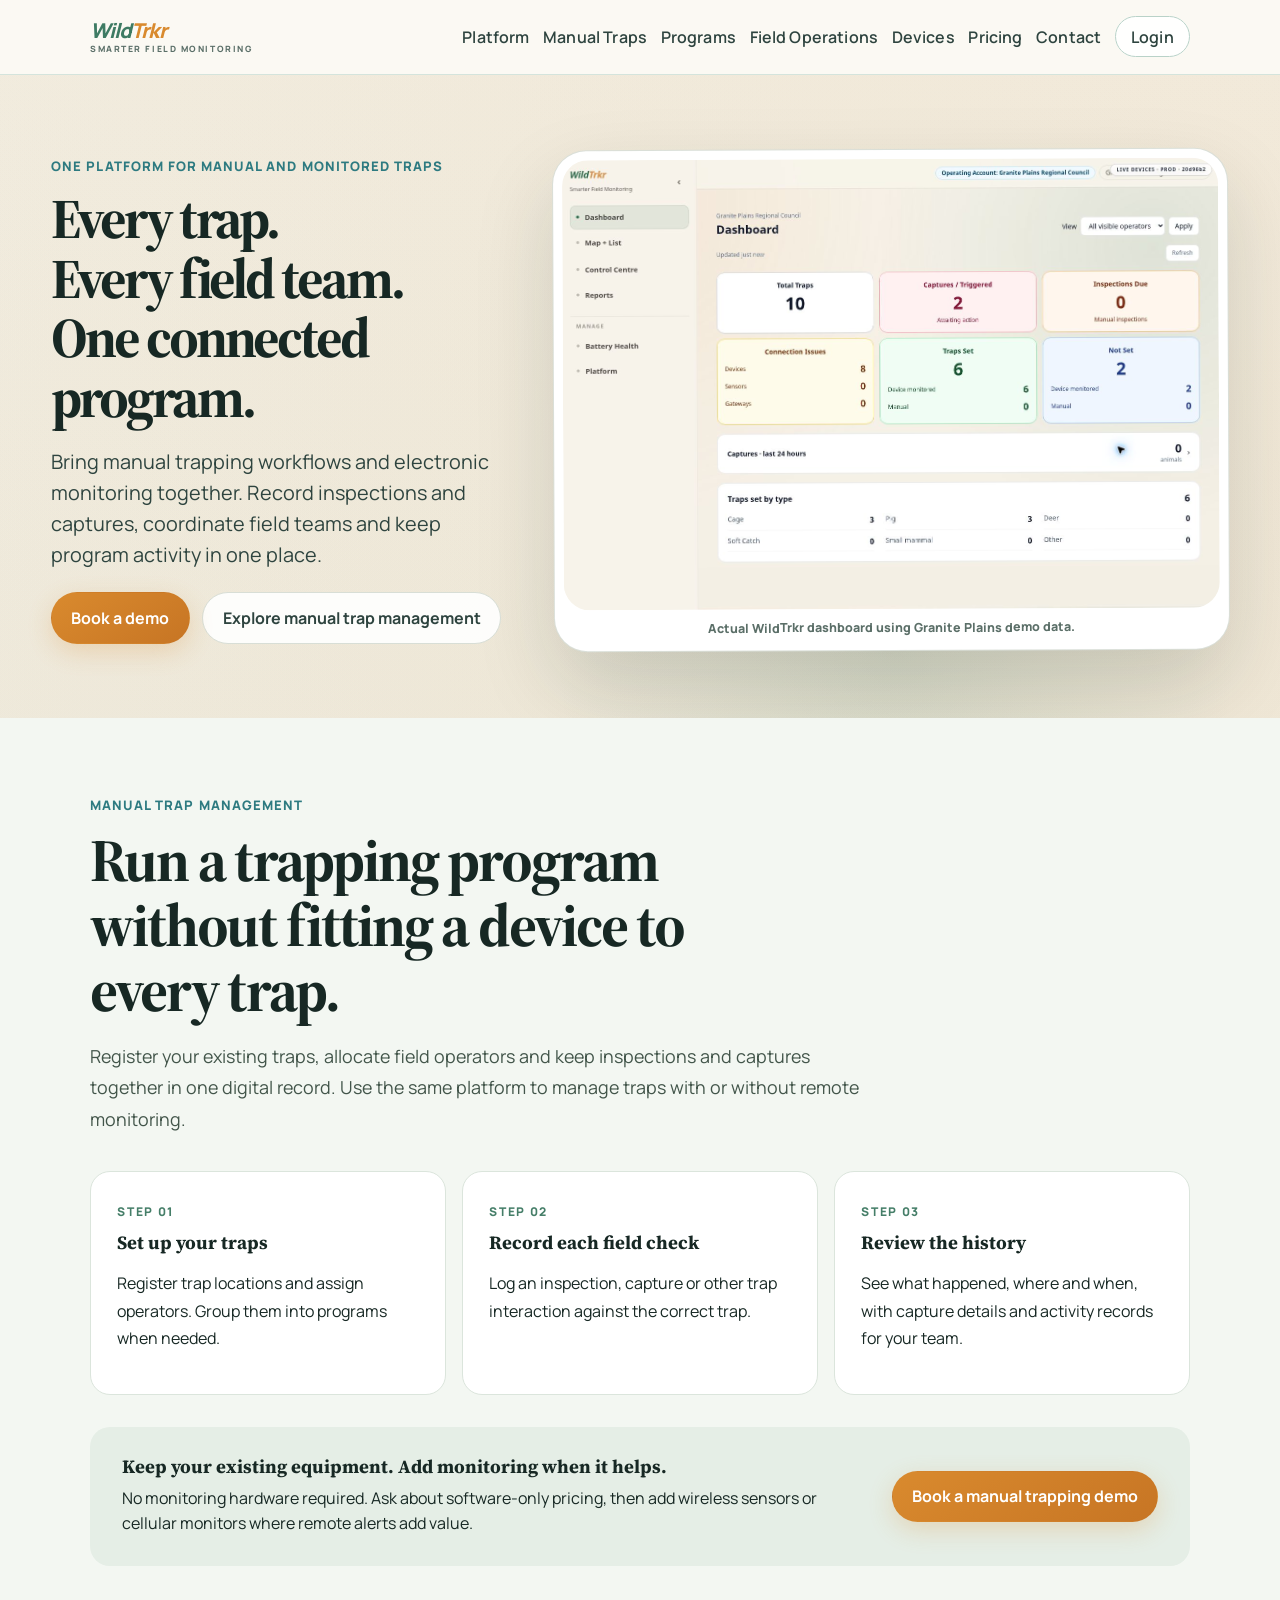
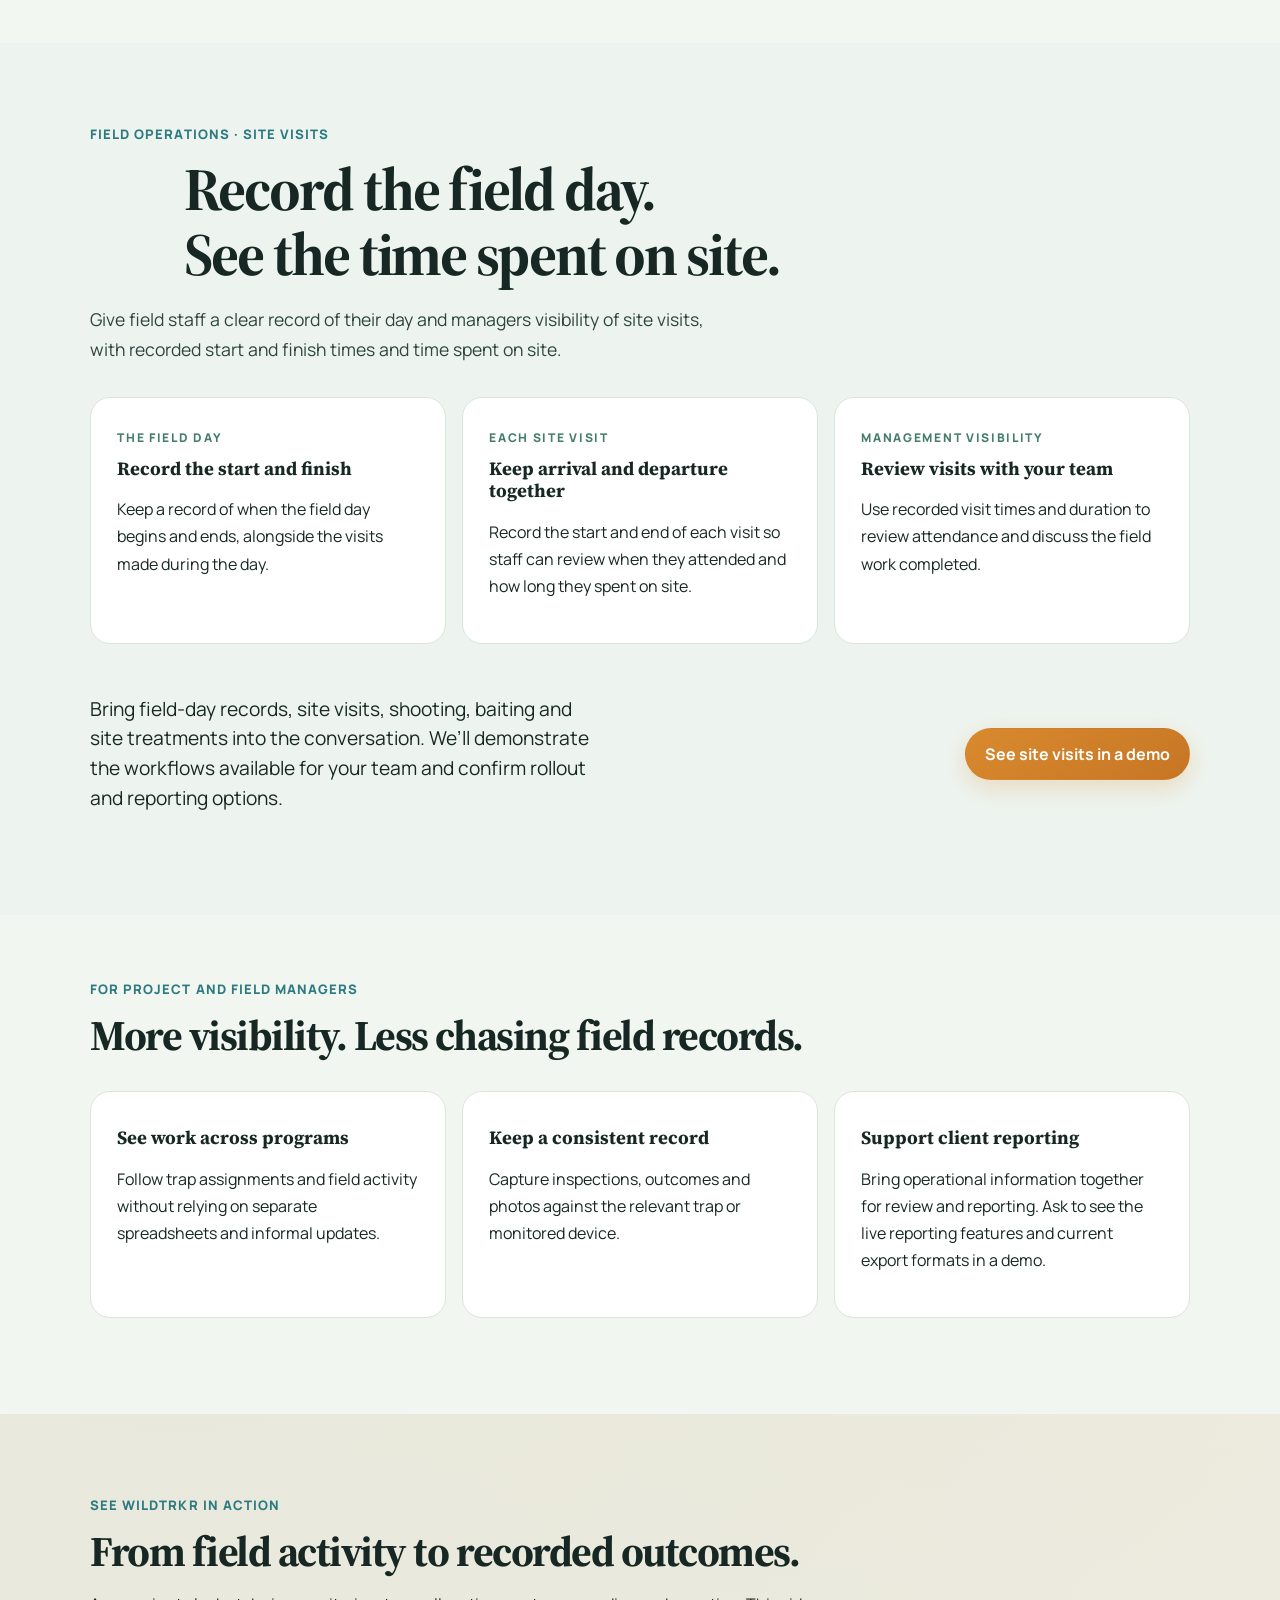
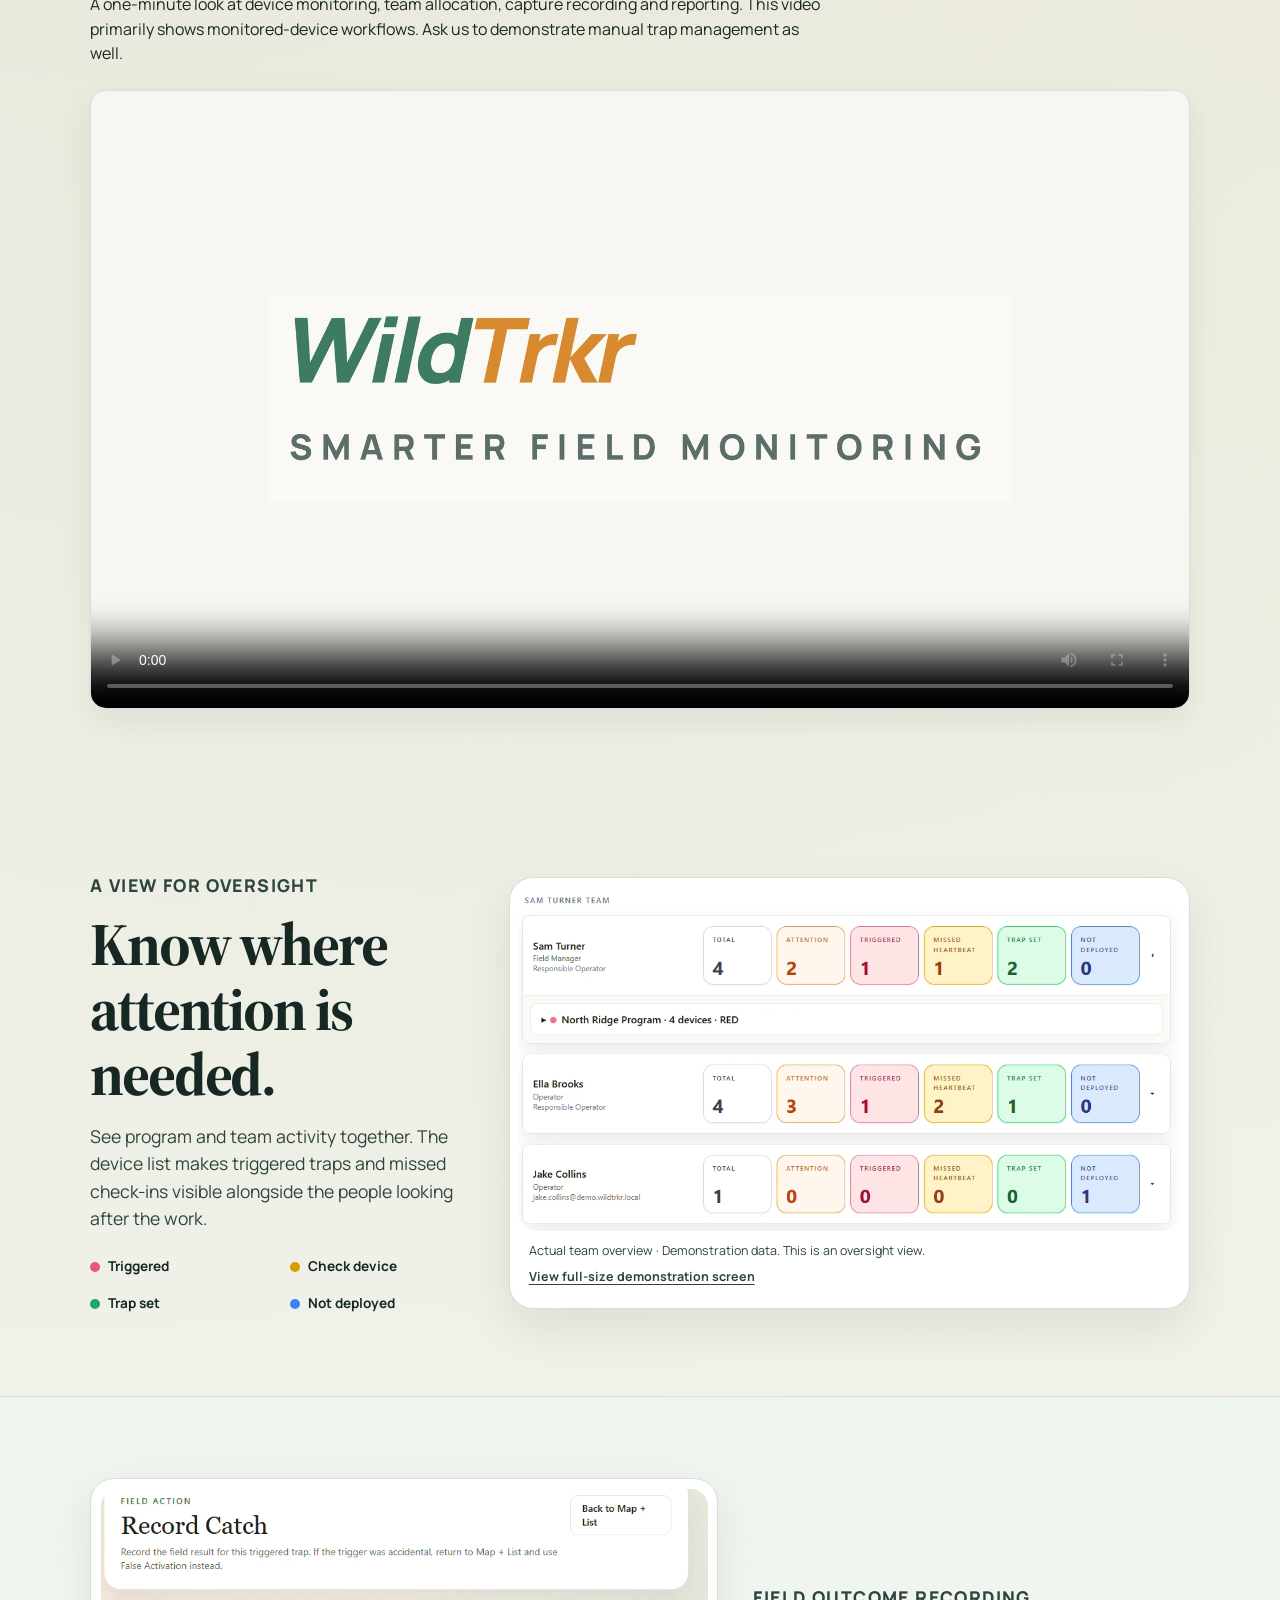
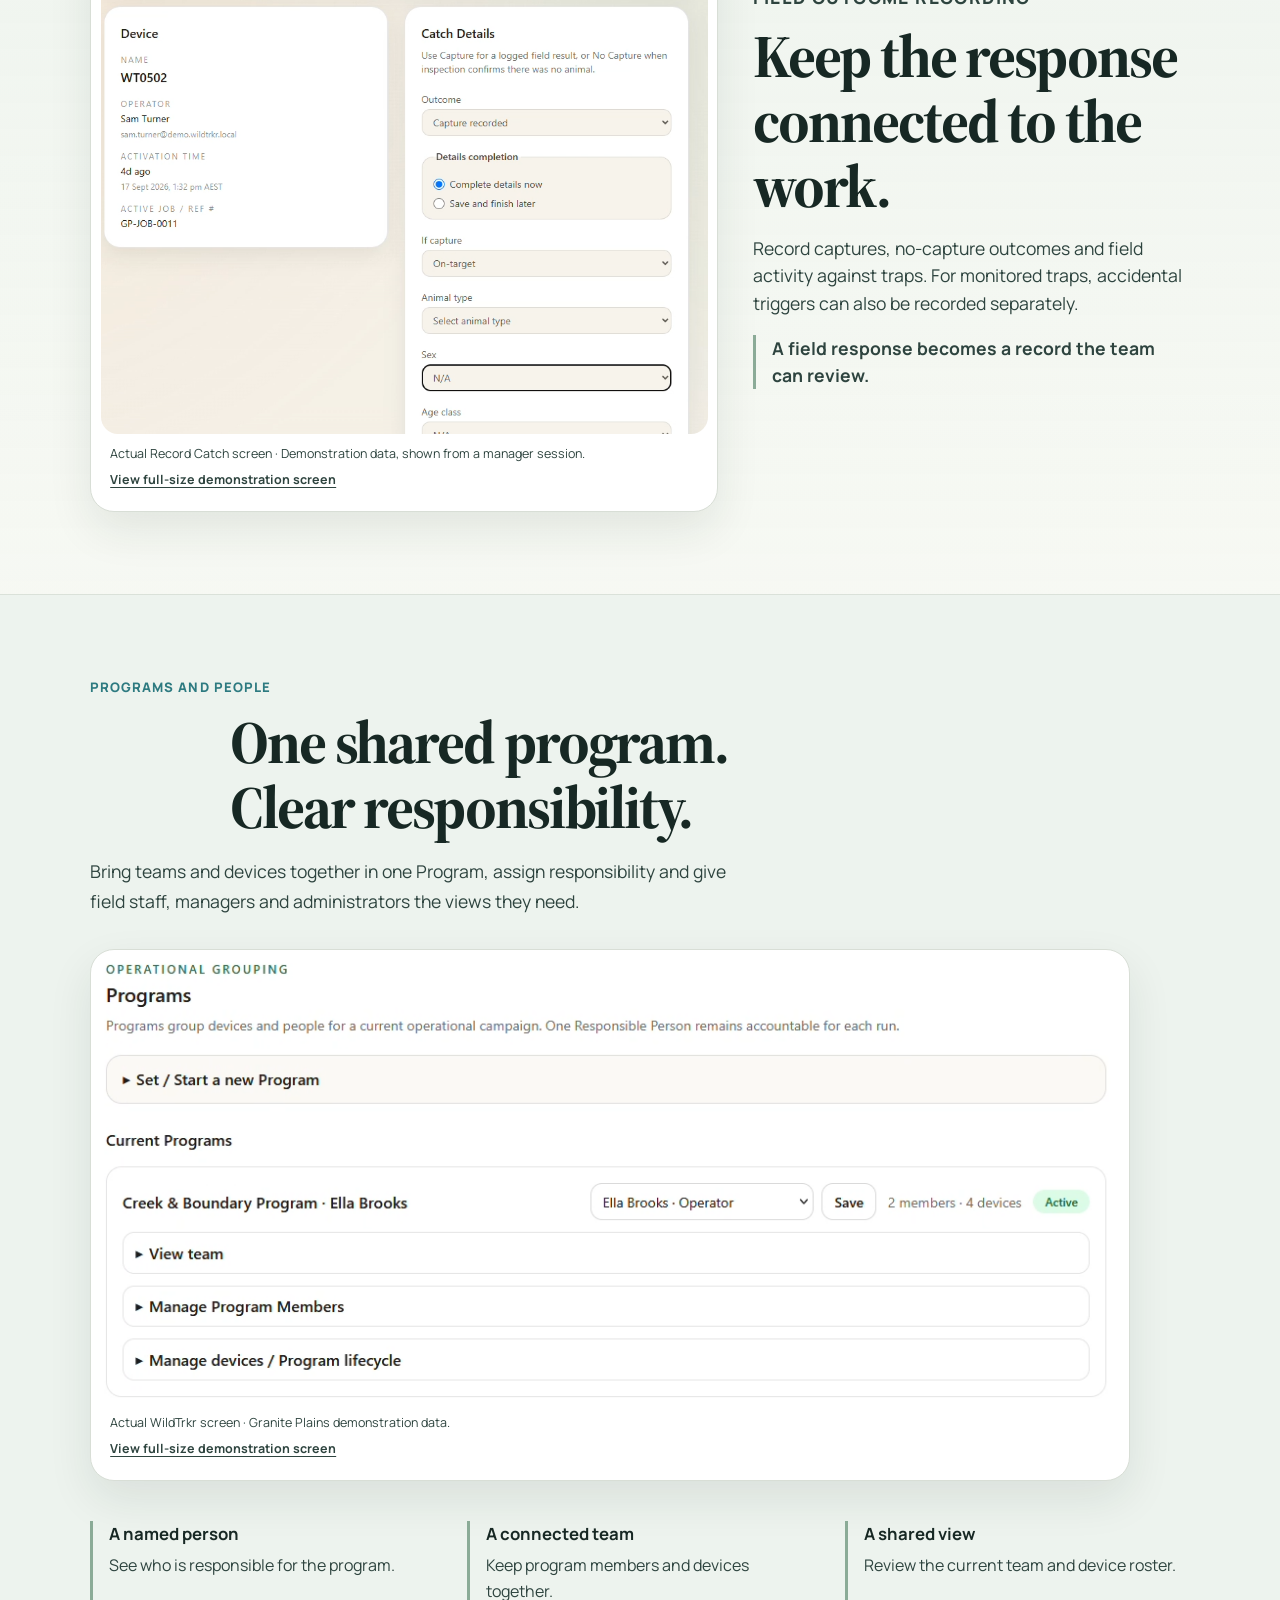
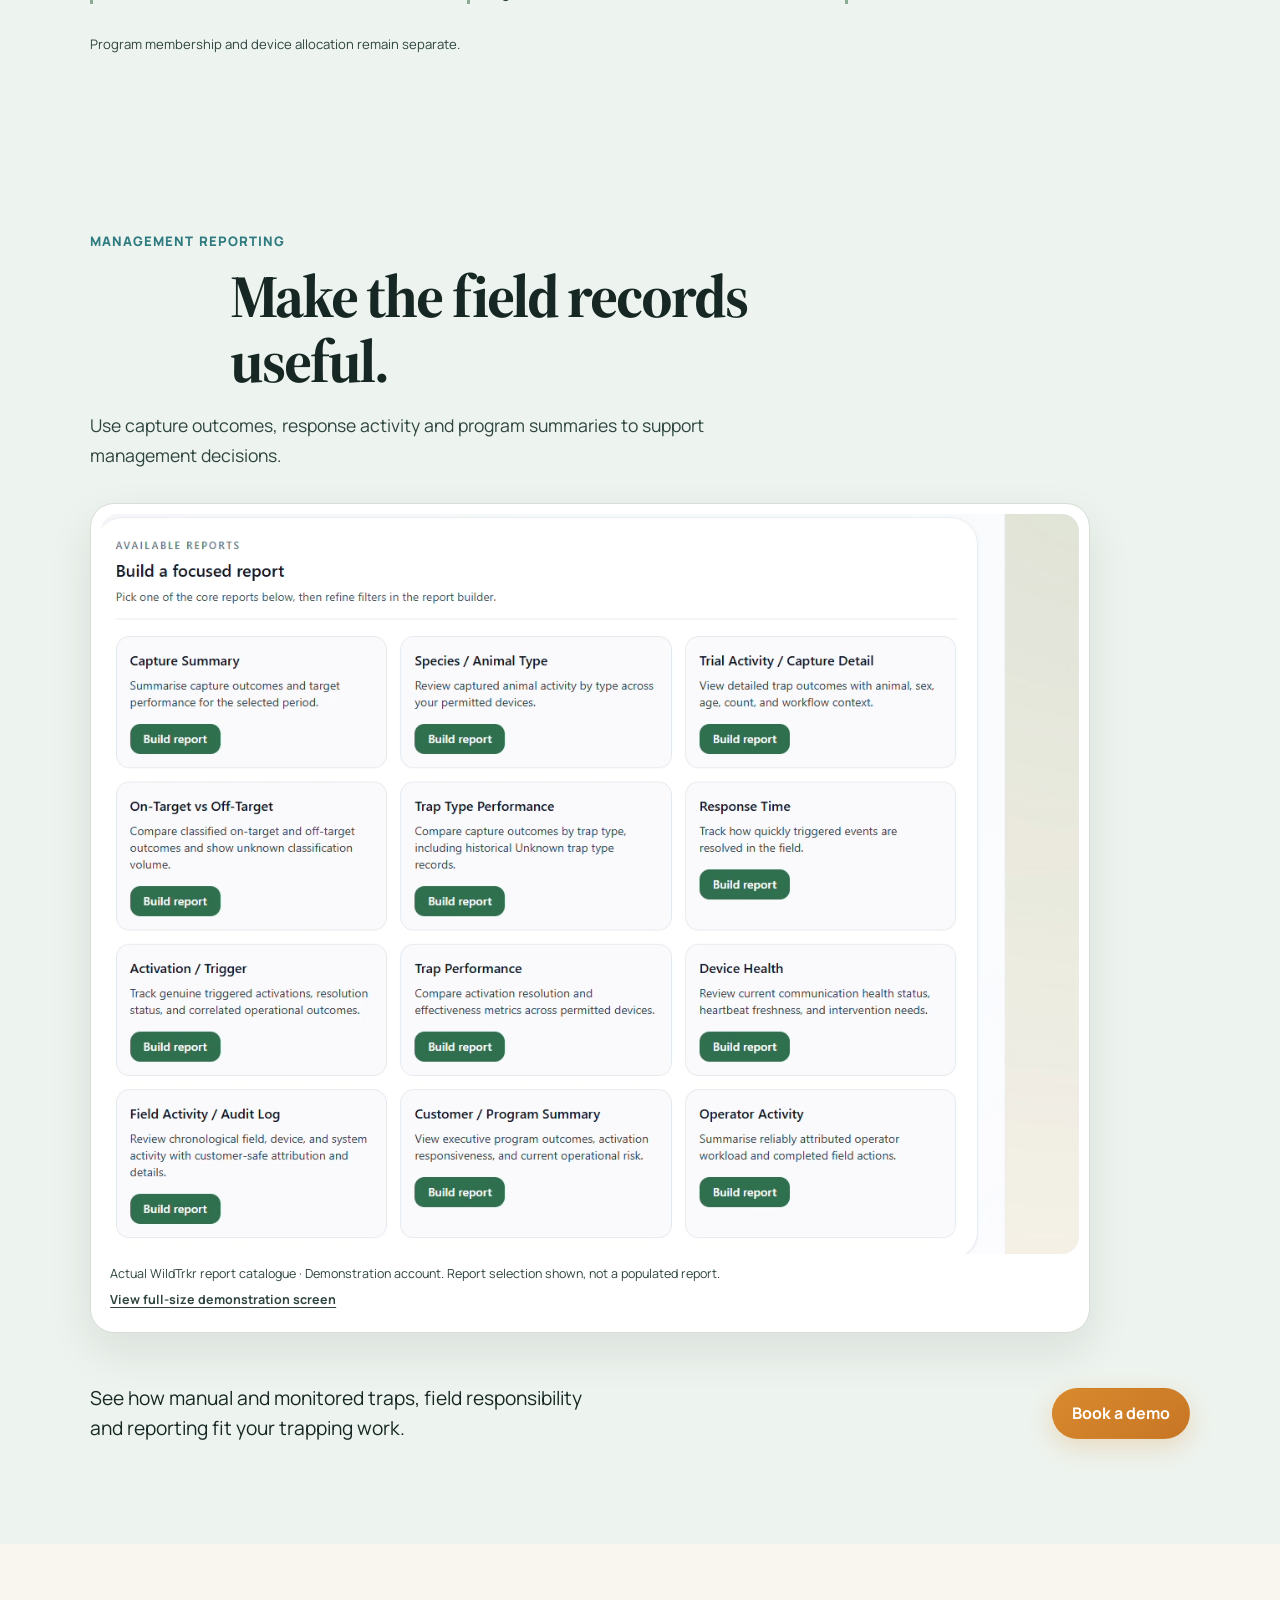
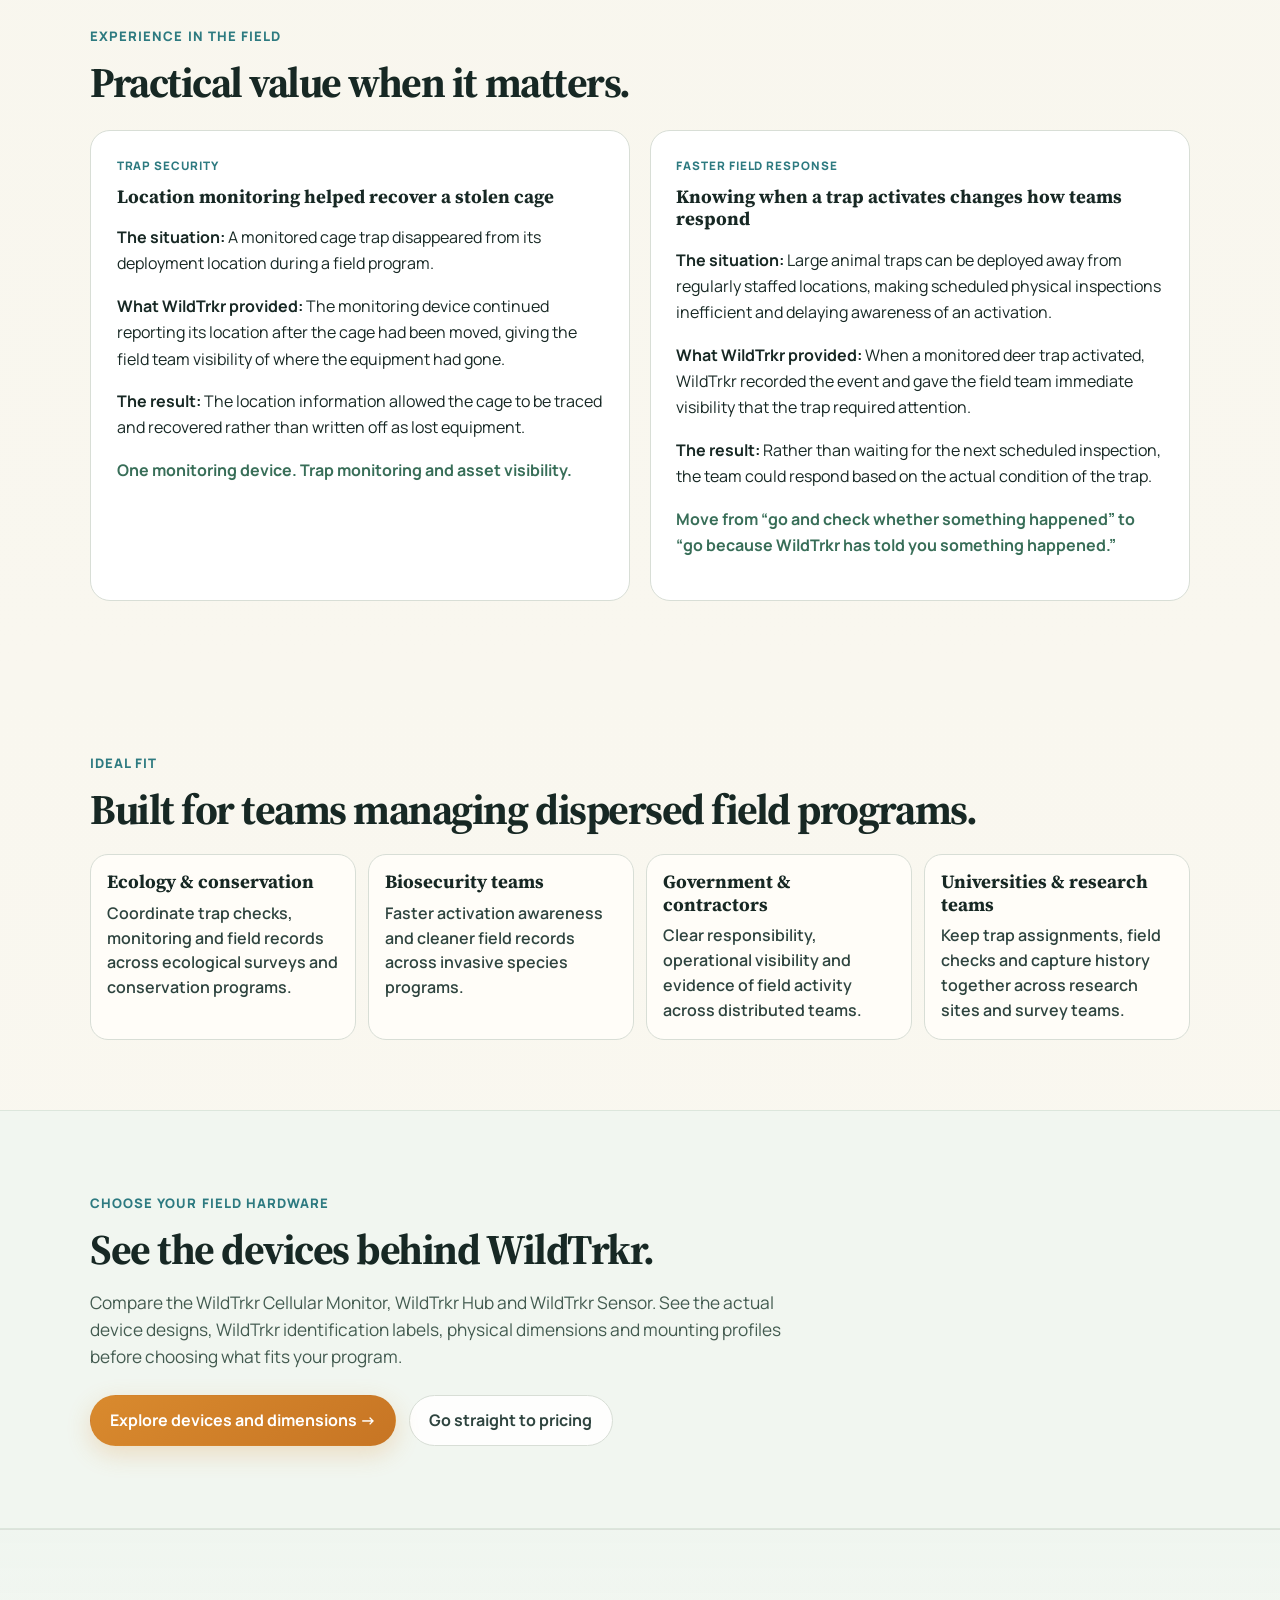
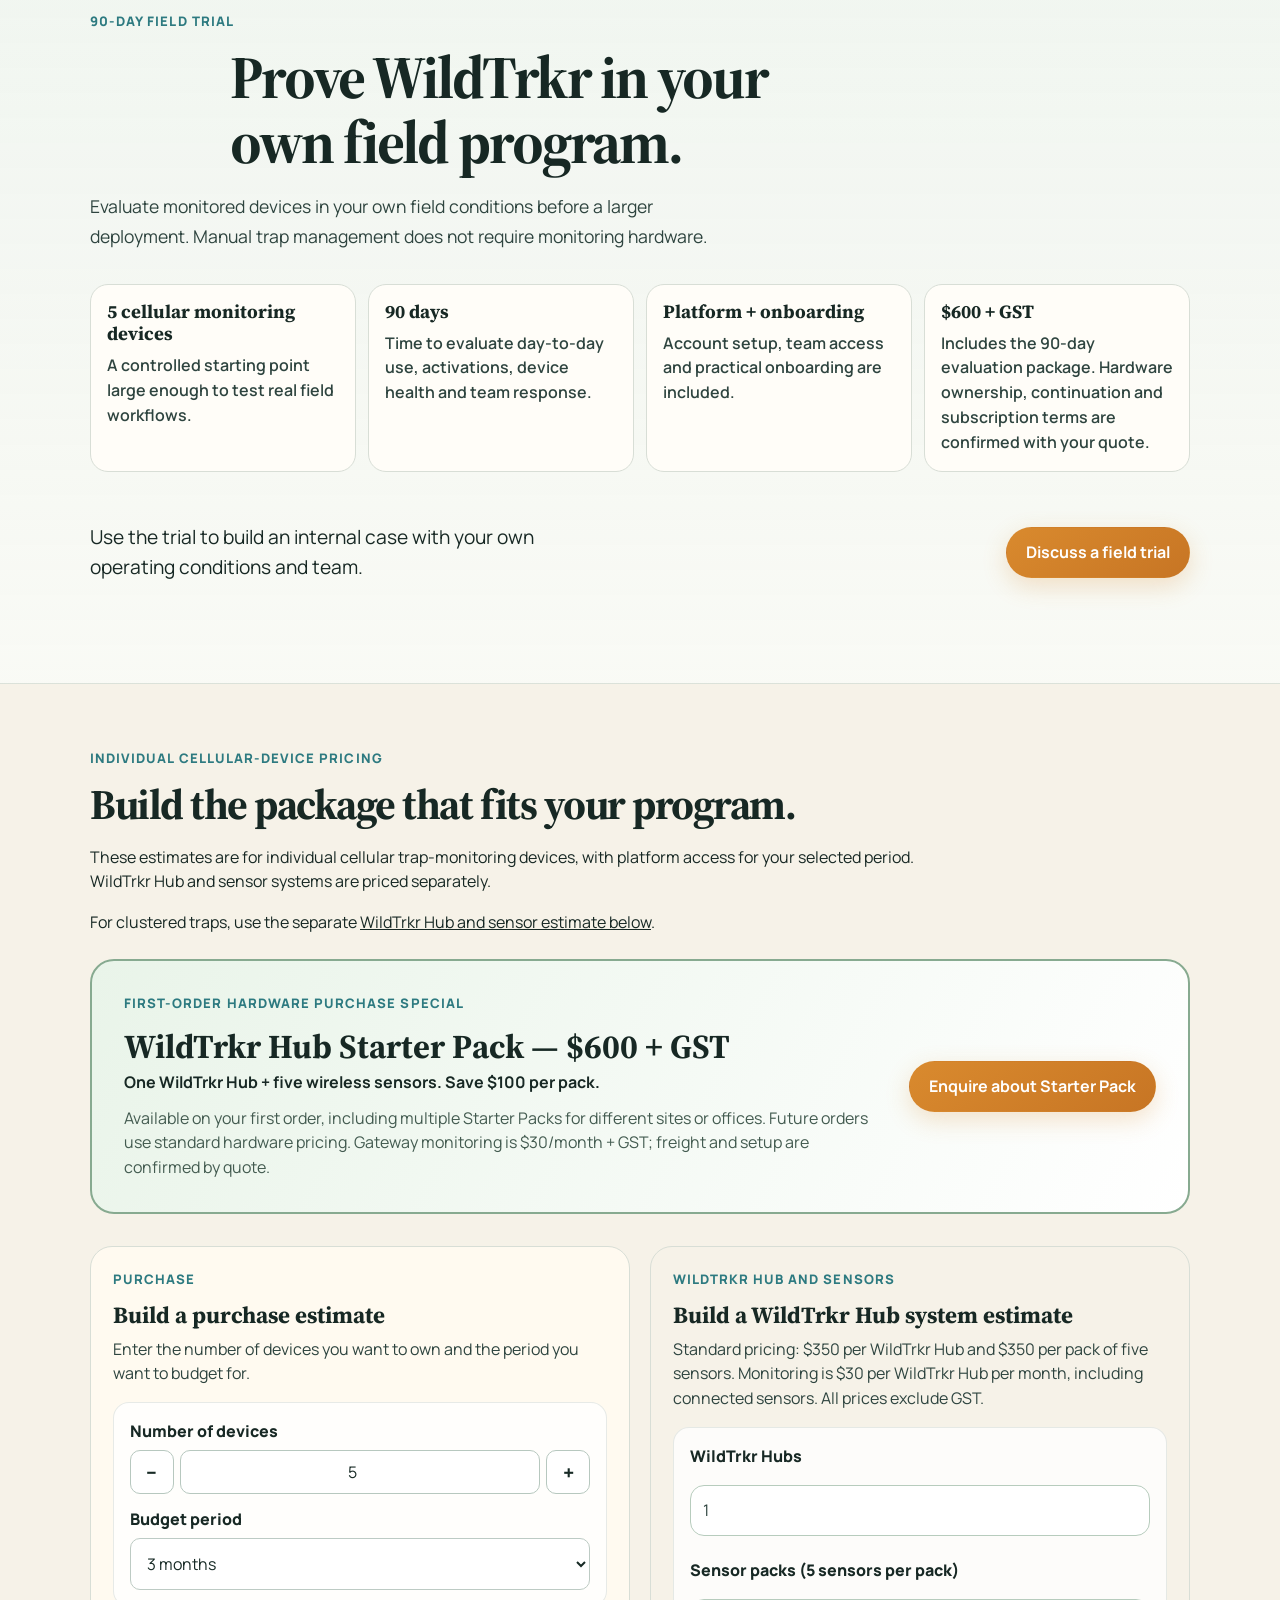
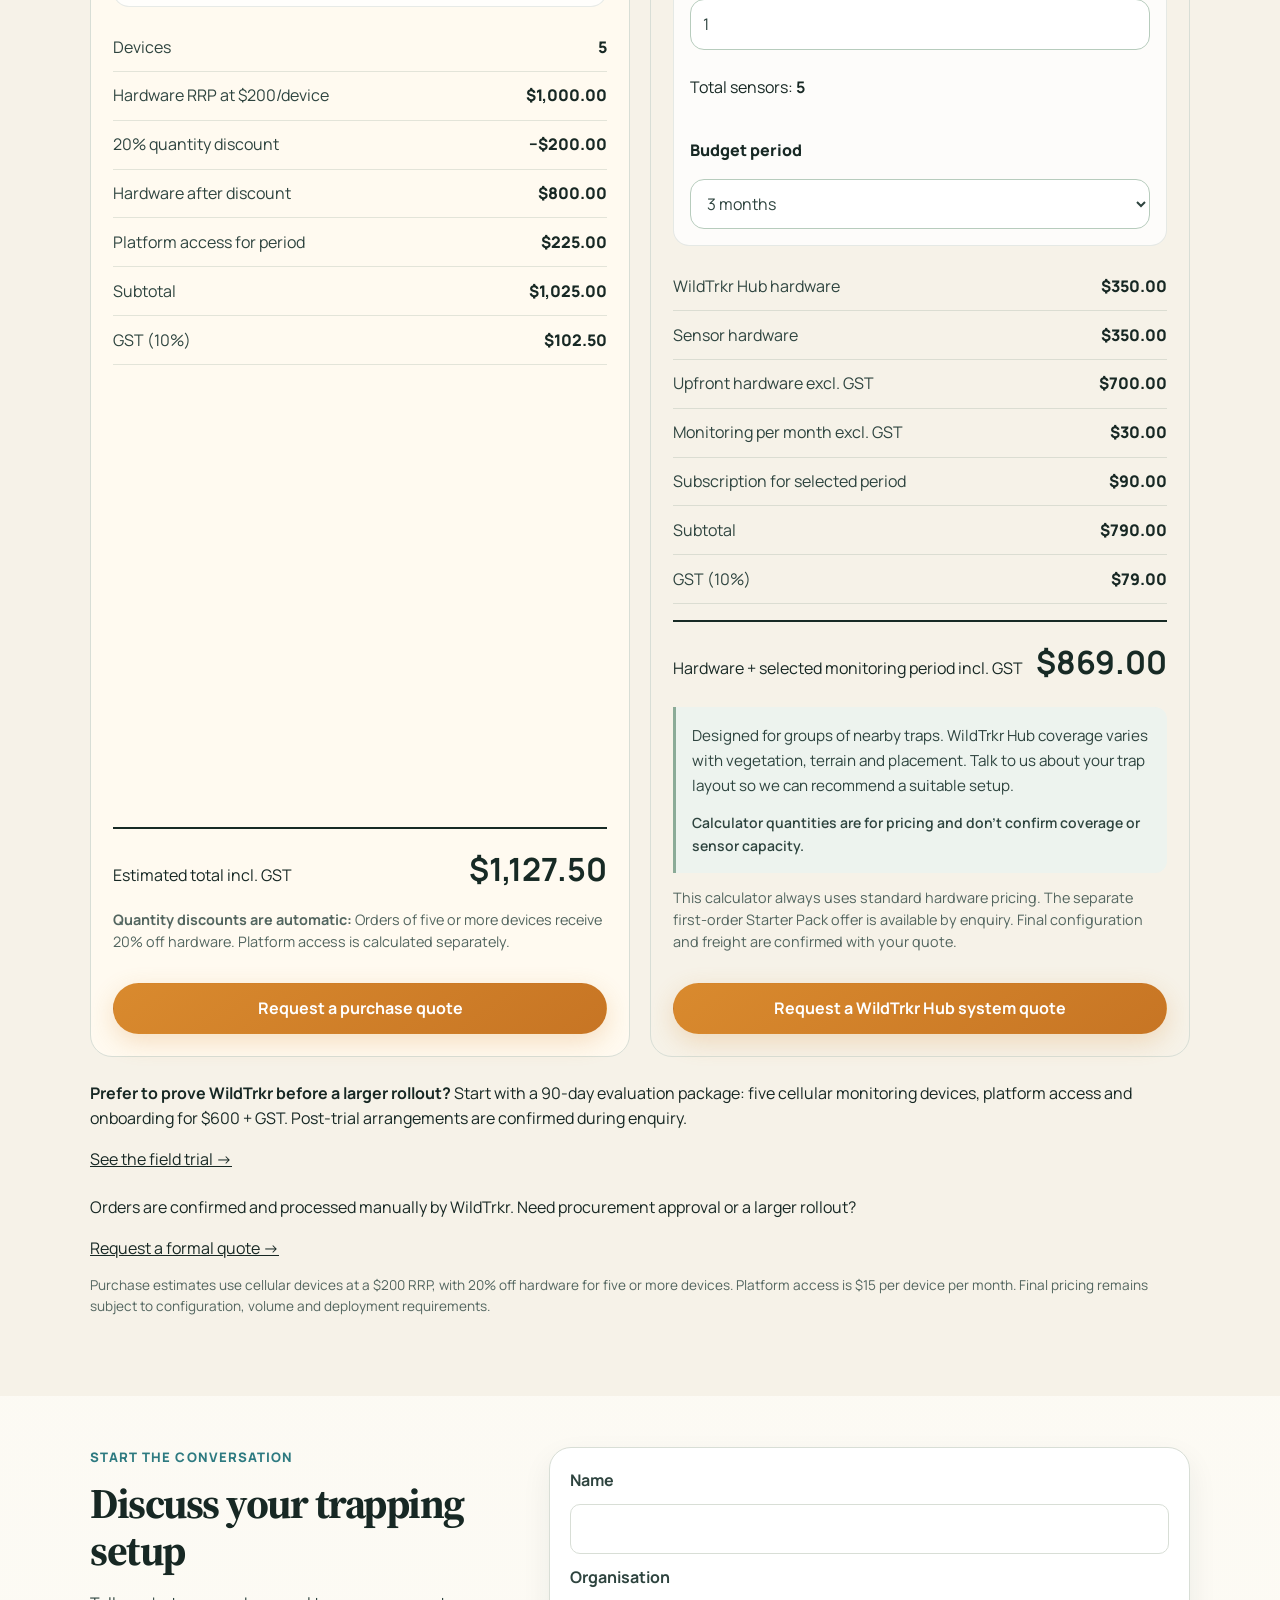
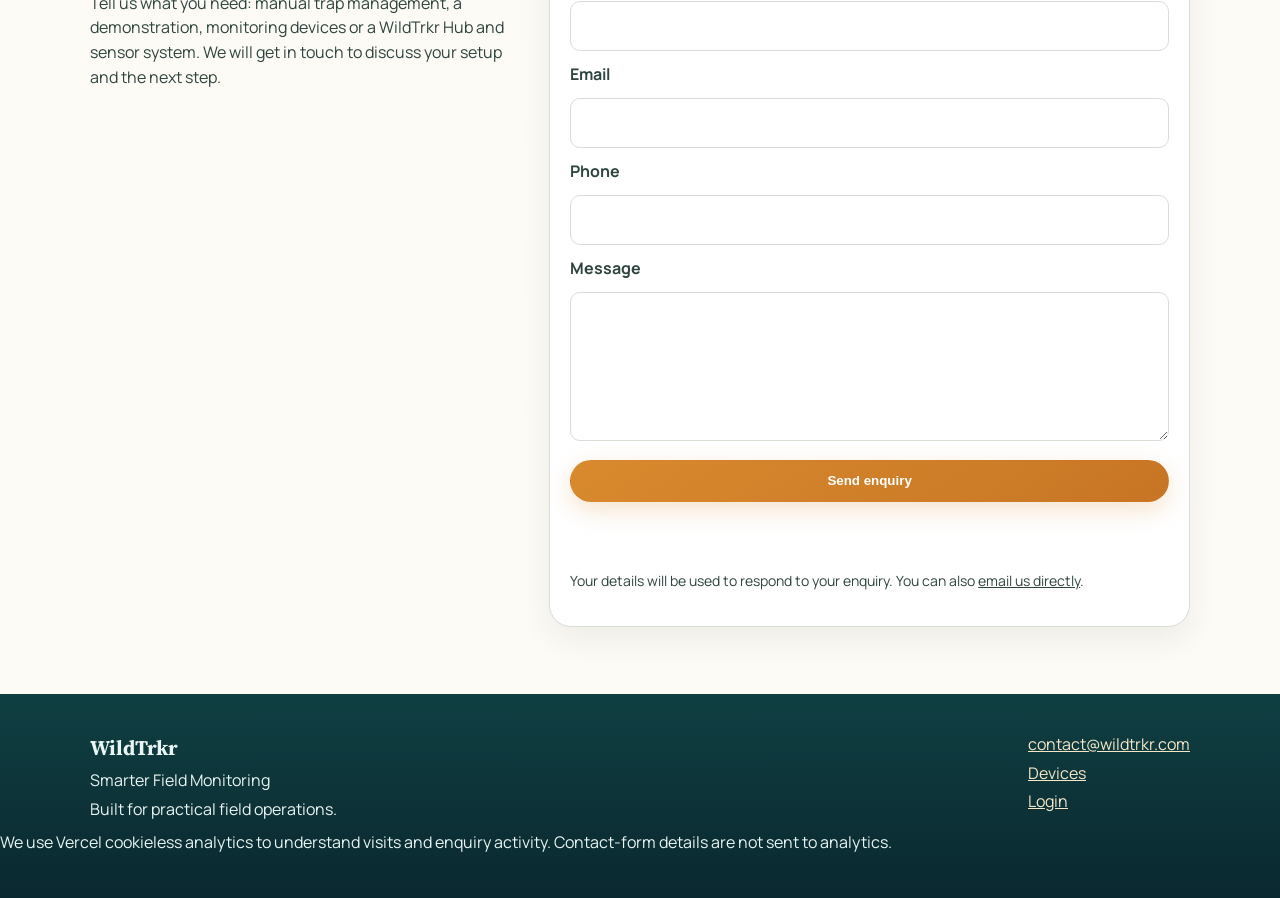
<file: index.html>
<!doctype html>
<html lang="en">
<head>
  <meta charset="UTF-8" />
  <meta name="viewport" content="width=device-width, initial-scale=1" />
  <title>WildTrkr | Smarter Field Monitoring</title>
  <meta name="description" content="WildTrkr helps conservation, biosecurity, wildlife management and field operations teams monitor devices, coordinate field response, manage Programs and report on outcomes." />
  <link rel="preconnect" href="https://fonts.googleapis.com" />
  <link rel="preconnect" href="https://fonts.gstatic.com" crossorigin />
  <link href="https://fonts.googleapis.com/css2?family=Manrope:wght@400;500;600;700;800&family=Source+Serif+4:opsz,wght@8..60,500;8..60,700&display=swap" rel="stylesheet" />
  <link rel="stylesheet" href="styles.css" />
  <link rel="stylesheet" href="brand.css" />
  <link rel="stylesheet" href="home.css" />
  <link rel="stylesheet" href="product.css" />
  <style>
.manual-steps,.monitoring-choice-grid,.manager-grid,.start-grid{display:grid;grid-template-columns:repeat(3,minmax(0,1fr));gap:1rem;margin:2rem 0}.manual-step,.manager-grid>div,.monitoring-choice-grid>article,.start-grid>article{background:white;border:1px solid #dbe5dc;border-radius:20px;padding:1.65rem;min-width:0}.manual-step>span{font-size:.75rem;font-weight:800;letter-spacing:.14em;color:#457e68}.manual-step h3,.manager-grid h3,.start-grid h3{margin:.55rem 0}.manual-step p,.manager-grid p,.start-grid p,.monitoring-choice-grid p{line-height:1.7}.manual-proof{display:grid;grid-template-columns:1fr 1fr;gap:2rem;align-items:center;background:#e8f0e8;padding:2rem;border-radius:22px;margin-bottom:1.25rem}.manual-proof-note,.monitoring-choice .fine-print{font-size:.85rem;color:#526b5f}.manual-proof-diagram{background:white;border:1px solid #d3ded4;box-shadow:0 12px 25px #1b412017;border-radius:18px;padding:1rem}.manual-diagram-top{font-weight:800;font-size:.74rem;letter-spacing:.1em;padding:.75rem}.manual-diagram-top span{display:block;font-weight:400;letter-spacing:normal;color:#7a8d80}.manual-diagram-line{display:flex;gap:.65rem;align-items:center;justify-content:space-between;border-top:1px solid #e7ebe7;padding:1.05rem .4rem;font-size:.88rem}.manual-diagram-line b{border-radius:50%;background:#dcece1;padding:.45rem;color:#35644b}.manual-diagram-line span:last-child{color:#698073}.monitoring-choice,.getting-started{padding:4rem 0;background:#fff}.monitoring-choice-grid,.start-grid{grid-template-columns:1fr 1fr}.monitoring-choice-grid>article,.start-grid>article{background:#f5f8f3}.monitoring-choice-intro{max-width:720px}.manager-benefits{background:#f2f6f0;padding:4rem 0}@media(max-width:850px){.manual-steps,.manager-grid{grid-template-columns:1fr 1fr}.manual-proof{grid-template-columns:1fr}}@media(max-width:600px){.manual-steps,.manager-grid,.monitoring-choice-grid,.start-grid{grid-template-columns:1fr}.manual-proof{padding:1.2rem}.manual-diagram-line{font-size:.78rem}}

.manual-trap-section{background:#f3f7f2;padding:clamp(3rem,6vw,6rem) 0}.manual-trap-intro{max-width:780px;margin-bottom:2.25rem}.manual-trap-intro>p:last-child{font-size:1.12rem;line-height:1.75;color:#42554a}.manual-trap-grid{display:grid;grid-template-columns:repeat(4,minmax(0,1fr));gap:1rem}.manual-trap-tile{border:1px solid #d9e5da;border-radius:20px;padding:1.55rem;background:#fff;box-shadow:0 10px 22px rgba(25,50,37,.035)}.manual-trap-tile h3{font-size:1.16rem;margin:.5rem 0}.manual-trap-tile p{color:#526157;line-height:1.65;margin:0}.manual-trap-number{font-size:.78rem;letter-spacing:.13em;font-weight:800;color:#4e8975}.manual-trap-bottom{margin-top:1.25rem;padding:1.8rem 2rem;border-radius:20px;background:#e5eee6;display:flex;align-items:center;justify-content:space-between;gap:2rem}.manual-trap-bottom h3{margin:0 0 .45rem}.manual-trap-bottom p{margin:0;max-width:720px;line-height:1.6}.manual-trap-bottom .button{flex-shrink:0}@media(max-width:950px){.manual-trap-grid{grid-template-columns:repeat(2,minmax(0,1fr))}.manual-trap-bottom{flex-direction:column;align-items:flex-start}}@media(max-width:580px){.manual-trap-grid{grid-template-columns:1fr}.manual-trap-bottom{padding:1.3rem}.manual-trap-intro>p:last-child{font-size:1rem}}

    .action-workflow-gallery{display:grid;gap:.9rem}.workflow-proof-figure{border:1px solid rgba(216,222,214,.95);border-radius:26px;background:#fff;box-shadow:0 22px 58px rgba(23,40,36,.1);margin:0;overflow:hidden;padding:.65rem}.workflow-proof-figure.primary{border-color:rgba(243,95,123,.55)}.workflow-proof-figure.blue-proof{border-color:rgba(59,130,246,.4)}.workflow-proof-figure img{display:block;width:100%;height:auto;border-radius:20px}.workflow-proof-figure figcaption{color:var(--ink-700);font-size:.78rem;font-weight:900;padding:.55rem .55rem .1rem}.trust-strip-mini{padding:2.2rem 0}.trust-strip-mini .trust-panel-mini{align-items:center;background:linear-gradient(135deg,#fff,#eef5f0);border:1px solid var(--line);border-radius:26px;box-shadow:0 16px 42px rgba(23,40,36,.08);display:grid;gap:1.2rem;grid-template-columns:1fr auto;padding:1.2rem 1.4rem}.trust-panel-mini h2{font-family:Manrope,sans-serif;font-size:1.35rem;letter-spacing:-.03em;margin:.25rem 0}.trust-panel-mini p{color:var(--ink-700);margin:0;max-width:760px}.trust-pills{display:flex;flex-wrap:wrap;gap:.55rem}.trust-pills span{background:#fff;border:1px solid var(--line);border-radius:999px;font-weight:900;padding:.55rem .75rem;white-space:nowrap}@media (max-width:800px){.trust-strip-mini .trust-panel-mini{grid-template-columns:1fr}}@media (max-width:640px){.workflow-proof-figure{border-radius:24px;padding:.4rem}.workflow-proof-figure img{border-radius:18px}}
  
/* Feature stories lead; supporting sections stay compact. */
.product-led main h2 {
  font-family: 'Source Serif 4', Georgia, serif;
  font-size: clamp(2rem, 3.3vw, 3rem);
  font-weight: 700;
  line-height: 1.12;
  letter-spacing: -.035em;
  margin: .4rem 0 1rem;
}
.product-led main .section-copy h2,.product-led main .story-heading h2,.product-led main .manual-trap-intro h2 {font-size:clamp(2.35rem,4.7vw,4.1rem);line-height:1.08;max-width:20ch}
.product-led main .story-heading {max-width:900px}
.product-led main .story-heading h2 {margin-left:auto;margin-right:auto}
#site-visits {scroll-margin-top:6rem;background:#edf4ef}
#site-visits .story-heading h2 {max-width:23ch}
@media(max-width:600px){.product-led main .section-copy h2,.product-led main .story-heading h2,.product-led main .manual-trap-intro h2{font-size:2.35rem}}
</style>
  <script src="calculator.js?v=6" defer></script>
  <script src="gateway-calculator.js?v=4" defer></script>
  <script src="contact.js?v=5" defer></script>
  <script src="/analytics.js?v=1" defer></script>
</head>
<body class="product-led">
  <a class="skip-link" href="#main-content">Skip to content</a>

  <header class="site-header">
    <div class="container nav-wrap">
      <a class="brand brand-wordmark" href="/" aria-label="WildTrkr home">
        <span class="brand-logo" aria-hidden="true">
          <span class="brand-name"><span class="brand-name-wild">Wild</span><span class="brand-name-trkr">Trkr</span></span>
          <span class="brand-tagline">Smarter Field Monitoring</span>
        </span>
      </a>
      <nav aria-label="Primary">
        <ul class="nav-list">
          <li><a href="#platform">Platform</a></li><li><a href="#manual-trapping">Manual Traps</a></li>
          <li><a href="#programs">Programs</a></li>
          <li><a href="#site-visits">Field Operations</a></li>
          <li><a href="/devices">Devices</a></li>
          <li><a href="#calculator">Pricing</a></li>
          <li><a href="#contact">Contact</a></li>
          <li><a class="login-link" href="https://app.wildtrkr.com/login">Login</a></li>
        </ul>
      </nav>
    </div>
  </header>

  <main id="main-content">
    <section class="product-hero hero-real-platform">
      <div class="container">
        <div class="hero-headline-block">
          <p class="kicker">One platform for manual and monitored traps</p>
          <h1>Every trap.<br />Every field team.<br />One connected program.</h1>
          <p class="hero-copy">Bring manual trapping workflows and electronic monitoring together. Record inspections and captures, coordinate field teams and keep program activity in one place.</p>
          <div class="cta-row">
            <a class="button button-primary" data-enquiry="demo" href="#contact">Book a demo</a>
            <a class="button button-secondary" href="#manual-trapping">Explore manual trap management</a>
          </div>
        </div>

        <figure class="platform-screenshot-card hero-platform-card">
          <img class="hero-proof-image" src="/assets/dashboard-current-20261013.jpg" alt="Current WildTrkr dashboard with six operational cards, capture totals and trap types, using demonstration data" />
          <figcaption>Actual WildTrkr dashboard using Granite Plains demo data.</figcaption>
        </figure>
      </div>
    </section>

    <section id="manual-trapping" class="product-section manual-trap-section" aria-labelledby="manual-trap-heading">
      <div class="container">
        <div class="manual-trap-intro"><p class="kicker">Manual trap management</p><h2 id="manual-trap-heading">Run a trapping program without fitting a device to every trap.</h2><p>Register your existing traps, allocate field operators and keep inspections and captures together in one digital record. Use the same platform to manage traps with or without remote monitoring.</p></div>
        <div class="manual-steps" aria-label="Manual trap workflow">
          <article class="manual-step"><span>STEP 01</span><h3>Set up your traps</h3><p>Register trap locations and assign operators. Group them into programs when needed.</p></article>
          <article class="manual-step"><span>STEP 02</span><h3>Record each field check</h3><p>Log an inspection, capture or other trap interaction against the correct trap.</p></article>
          <article class="manual-step"><span>STEP 03</span><h3>Review the history</h3><p>See what happened, where and when, with capture details and activity records for your team.</p></article>
        </div>
        <div class="manual-trap-bottom"><div><h3>Keep your existing equipment. Add monitoring when it helps.</h3><p>No monitoring hardware required. Ask about software-only pricing, then add wireless sensors or cellular monitors where remote alerts add value.</p></div><a class="button button-primary" data-enquiry="manual-trapping" href="#contact">Book a manual trapping demo</a></div>
      </div>
    </section>

    

    <section id="site-visits" class="product-section" aria-labelledby="site-visits-title">
      <div class="container">
        <div class="story-heading">
          <p class="kicker">Field operations · Site visits</p>
          <h2 id="site-visits-title">Record the field day.<br />See the time spent on site.</h2>
          <p>Give field staff a clear record of their day and managers visibility of site visits, with recorded start and finish times and time spent on site.</p>
        </div>
        <div class="manual-steps">
          <article class="manual-step"><span>THE FIELD DAY</span><h3>Record the start and finish</h3><p>Keep a record of when the field day begins and ends, alongside the visits made during the day.</p></article>
          <article class="manual-step"><span>EACH SITE VISIT</span><h3>Keep arrival and departure together</h3><p>Record the start and end of each visit so staff can review when they attended and how long they spent on site.</p></article>
          <article class="manual-step"><span>MANAGEMENT VISIBILITY</span><h3>Review visits with your team</h3><p>Use recorded visit times and duration to review attendance and discuss the field work completed.</p></article>
        </div>
        <div class="report-next"><p>Bring field-day records, site visits, shooting, baiting and site treatments into the conversation. We’ll demonstrate the workflows available for your team and confirm rollout and reporting options.</p><a class="button button-primary" data-enquiry="site-visits" href="#contact">See site visits in a demo</a></div>
      </div>
    </section>

    <section id="manager-benefits" class="product-section manager-benefits"><div class="container"><p class="kicker">For project and field managers</p><h2>More visibility. Less chasing field records.</h2><div class="manager-grid"><div><h3>See work across programs</h3><p>Follow trap assignments and field activity without relying on separate spreadsheets and informal updates.</p></div><div><h3>Keep a consistent record</h3><p>Capture inspections, outcomes and photos against the relevant trap or monitored device.</p></div><div><h3>Support client reporting</h3><p>Bring operational information together for review and reporting. Ask to see the live reporting features and current export formats in a demo.</p></div></div></div></section>

    <section id="overview" class="product-section overview-section" aria-labelledby="overview-title">
      <div class="container">
        <p class="kicker">See WildTrkr in action</p>
        <h2 id="overview-title">From field activity to recorded outcomes.</h2>
        <p class="overview-intro">A one-minute look at device monitoring, team allocation, capture recording and reporting. This video primarily shows monitored-device workflows. Ask us to demonstrate manual trap management as well.</p>
        <video class="overview-video" controls playsinline preload="metadata" poster="/assets/wildtrkr-overview-poster.jpg" width="1920" height="1080" aria-label="WildTrkr platform overview">
          <source src="/assets/wildtrkr-overview.mp4" type="video/mp4" />
          <track kind="captions" src="/assets/wildtrkr-overview.vtt" srclang="en" label="English" />
          <p><a href="/assets/wildtrkr-overview.mp4">Watch the WildTrkr overview video.</a></p>
        </video>
      </div>
    </section>

    <section id="platform" class="product-section attention-story" aria-labelledby="attention-title">
      <div class="container feature-screen-grid">
        <div class="section-copy"><p class="kicker">A view for oversight</p><h2 id="attention-title">Know where attention is needed.</h2><p>See program and team activity together. The device list makes triggered traps and missed check-ins visible alongside the people looking after the work.</p><div class="status-key"><span><i class="dot red"></i>Triggered</span><span><i class="dot yellow"></i>Check device</span><span><i class="dot green"></i>Trap set</span><span><i class="dot blue"></i>Not deployed</span></div></div>
        <figure class="story-screen"><img src="/assets/team-attention-demo.png" alt="WildTrkr demonstration team view with North Ridge Program, four devices and attention counts" loading="lazy" /><figcaption>Actual team overview · Demonstration data. This is an oversight view. <a class="proof-open" href="/assets/team-attention-demo.png">View full-size demonstration screen</a></figcaption></figure>
      </div>
    </section>

    <section id="workflow" class="product-section soft" aria-labelledby="outcome-title">
      <div class="container feature-screen-grid reverse">
        <div class="section-copy"><p class="kicker">Field outcome recording</p><h2 id="outcome-title">Keep the response connected to the work.</h2><p>Record captures, no-capture outcomes and field activity against traps. For monitored traps, accidental triggers can also be recorded separately.</p><p class="outcome-emphasis">A field response becomes a record the team can review.</p></div>
        <figure class="story-screen"><img src="/assets/catch-demo.png" alt="Actual Record Catch demonstration screen for WT0502, with responsible operator, job reference and outcome details" loading="lazy" /><figcaption>Actual Record Catch screen · Demonstration data, shown from a manager session. <a class="proof-open" href="/assets/catch-demo.png">View full-size demonstration screen</a></figcaption></figure>
      </div>
    </section>

    <section id="programs" class="product-section programs-story" aria-labelledby="programs-title">
      <div class="container">
        <div class="story-heading"><p class="kicker">Programs and people</p><h2 id="programs-title">One shared program.<br />Clear responsibility.</h2><p>Bring teams and devices together in one Program, assign responsibility and give field staff, managers and administrators the views they need.</p></div>
        <figure class="story-screen program-screen"><img src="/assets/program-demo.png" alt="Actual WildTrkr Creek and Boundary demonstration program: Ella Brooks, two members, four devices and Active status" loading="lazy" /><figcaption>Actual WildTrkr screen · Granite Plains demonstration data. <a class="proof-open" href="/assets/program-demo.png">View full-size demonstration screen</a></figcaption></figure>
        <div class="proof-labels"><p><strong>A named person</strong><span>See who is responsible for the program.</span></p><p><strong>A connected team</strong><span>Keep program members and devices together.</span></p><p><strong>A shared view</strong><span>Review the current team and device roster.</span></p></div>
        <p class="story-note">Program membership and device allocation remain separate.</p>
      </div>
    </section>

    

    <section id="reporting" class="product-section reporting-story" aria-labelledby="report-title">
      <div class="container">
        <div class="story-heading"><p class="kicker">Management reporting</p><h2 id="report-title">Make the field records useful.</h2><p>Use capture outcomes, response activity and program summaries to support management decisions.</p></div>
        <figure class="story-screen report-catalogue" tabindex="0" aria-label="Demonstration report catalogue; scroll horizontally on small screens"><img src="/assets/report-catalogue-demo.png" alt="Actual WildTrkr report catalogue showing Capture Summary, Trial Activity and Capture Detail, Response Time, Customer and Program Summary and other reports" loading="lazy" /><figcaption>Actual WildTrkr report catalogue · Demonstration account. Report selection shown, not a populated report. <a class="proof-open" href="/assets/report-catalogue-demo.png">View full-size demonstration screen</a></figcaption></figure>
        <div class="report-next"><p>See how manual and monitored traps, field responsibility and reporting fit your trapping work.</p><a class="button button-primary" data-enquiry="demo" href="#contact">Book a demo</a></div>
      </div>
    </section>

<section class="product-section field-examples" aria-labelledby="examples-title">
      <div class="container">
        <p class="kicker">Experience in the field</p>
        <h2 id="examples-title">Practical value when it matters.</h2>
        <div class="field-example-grid">
          <article>
            <p class="card-kicker">Trap security</p>
            <h3>Location monitoring helped recover a stolen cage</h3>
            <p><strong>The situation:</strong> A monitored cage trap disappeared from its deployment location during a field program.</p>
            <p><strong>What WildTrkr provided:</strong> The monitoring device continued reporting its location after the cage had been moved, giving the field team visibility of where the equipment had gone.</p>
            <p><strong>The result:</strong> The location information allowed the cage to be traced and recovered rather than written off as lost equipment.</p>
            <p class="example-takeaway">One monitoring device. Trap monitoring and asset visibility.</p>
          </article>
          <article>
            <p class="card-kicker">Faster field response</p>
            <h3>Knowing when a trap activates changes how teams respond</h3>
            <p><strong>The situation:</strong> Large animal traps can be deployed away from regularly staffed locations, making scheduled physical inspections inefficient and delaying awareness of an activation.</p>
            <p><strong>What WildTrkr provided:</strong> When a monitored deer trap activated, WildTrkr recorded the event and gave the field team immediate visibility that the trap required attention.</p>
            <p><strong>The result:</strong> Rather than waiting for the next scheduled inspection, the team could respond based on the actual condition of the trap.</p>
            <p class="example-takeaway">Move from “go and check whether something happened” to “go because WildTrkr has told you something happened.”</p>
          </article>
        </div>
      </div>
    </section>

    <section id="fit" class="fit-band">
      <div class="container">
        <p class="kicker">Ideal fit</p>
        <h2>Built for teams managing dispersed field programs.</h2>
        <div class="fit-cards">
          <article><h3>Ecology &amp; conservation</h3><p>Coordinate trap checks, monitoring and field records across ecological surveys and conservation programs.</p></article>
          <article><h3>Biosecurity teams</h3><p>Faster activation awareness and cleaner field records across invasive species programs.</p></article>
          <article><h3>Government &amp; contractors</h3><p>Clear responsibility, operational visibility and evidence of field activity across distributed teams.</p></article>
          <article><h3>Universities &amp; research teams</h3><p>Keep trap assignments, field checks and capture history together across research sites and survey teams.</p></article>
        </div>
      </div>
    </section>

    <section class="product-section" id="explore-devices" aria-labelledby="explore-devices-title" style="background:#f1f6f0;border-block:1px solid #dce6dc">
      <div class="container" style="max-width:1100px">
        <p class="kicker">Choose your field hardware</p>
        <h2 id="explore-devices-title">See the devices behind WildTrkr.</h2>
        <p style="max-width:720px;color:#435b50;font-size:1.08rem">Compare the WildTrkr Cellular Monitor, WildTrkr Hub and WildTrkr Sensor. See the actual device designs, WildTrkr identification labels, physical dimensions and mounting profiles before choosing what fits your program.</p>
        <div class="cta-row" style="margin-top:1.5rem"><a class="button button-primary" href="/devices#product-gallery">Explore devices and dimensions →</a><a class="button button-secondary" href="#calculator">Go straight to pricing</a></div>
      </div>
    </section>

    

    <section id="field-trial" class="product-section soft" aria-labelledby="field-trial-title">
      <div class="container">
        <div class="story-heading">
          <p class="kicker">90-day field trial</p>
          <h2 id="field-trial-title">Prove WildTrkr in your own field program.</h2>
          <p>Evaluate monitored devices in your own field conditions before a larger deployment. Manual trap management does not require monitoring hardware.</p>
        </div>
        <div class="fit-cards">
          <article><h3>5 cellular monitoring devices</h3><p>A controlled starting point large enough to test real field workflows.</p></article>
          <article><h3>90 days</h3><p>Time to evaluate day-to-day use, activations, device health and team response.</p></article>
          <article><h3>Platform + onboarding</h3><p>Account setup, team access and practical onboarding are included.</p></article>
          <article><h3>$600 + GST</h3><p>Includes the 90-day evaluation package. Hardware ownership, continuation and subscription terms are confirmed with your quote.</p></article>
        </div>
        <div class="report-next"><p>Use the trial to build an internal case with your own operating conditions and team.</p><a class="button button-primary" data-enquiry="trial" href="#contact">Discuss a field trial</a></div>
      </div>
    </section>

    <section id="calculator" class="calculator-section">
      <div class="container">
        <div class="calculator-heading">
          <div>
            <p class="kicker">Individual cellular-device pricing</p>
            <h2 class="fixed-line-heading"><span>Build the package</span> <span>that fits your program.</span></h2>
          </div>
          <p>These estimates are for individual cellular trap-monitoring devices, with platform access for your selected period. WildTrkr Hub and sensor systems are priced separately.</p>
        </div>

        <p class="gateway-pricing-note">For clustered traps, use the separate <a href="#gateway-estimate-title">WildTrkr Hub and sensor estimate below</a>.</p>

<div class="gateway-starter-promo" style="margin:1.5rem 0 1.8rem;padding:clamp(1.2rem,3vw,2rem);border:2px solid #87aa90;border-radius:24px;background:linear-gradient(120deg,#e9f4e9,#fff);display:flex;align-items:center;justify-content:space-between;gap:1.5rem;flex-wrap:wrap">
 <div style="flex:1;min-width:240px"><p class="kicker">First-order hardware purchase special</p><h3 style="font-size:clamp(1.5rem,3vw,2.1rem);margin:.25rem 0">WildTrkr Hub Starter Pack — $600 + GST</h3><p style="margin:.2rem 0 .65rem"><strong>One WildTrkr Hub + five wireless sensors. Save $100 per pack.</strong></p><p style="margin:0;color:#435b50">Available on your first order, including multiple Starter Packs for different sites or offices. Future orders use standard hardware pricing. Gateway monitoring is $30/month + GST; freight and setup are confirmed by quote.</p></div>
 <a class="button button-primary" data-enquiry="starter" href="#contact">Enquire about Starter Pack</a>
 </div>
        <div class="dual-calculators" data-calculator>
          <article class="standalone-calculator purchase-calculator">
            <div class="calculator-card-heading">
              <p class="kicker">Purchase</p>
              <h3>Build a purchase estimate</h3>
              <p>Enter the number of devices you want to own and the period you want to budget for.</p>
            </div>
            <div class="calculator-controls">
              <label for="purchase-quantity">Number of devices</label>
              <div class="stepper">
                <button type="button" data-purchase-step="-1" aria-label="Decrease purchase device quantity">−</button>
                <input id="purchase-quantity" type="number" min="1" step="1" value="5" inputmode="numeric" />
                <button type="button" data-purchase-step="1" aria-label="Increase purchase device quantity">+</button>
              </div>
              <label for="purchase-period">Budget period</label>
              <select id="purchase-period"><option value="3">3 months</option><option value="6">6 months</option><option value="12">12 months</option></select>
            </div>
            <dl class="calculator-breakdown">
              <div><dt>Devices</dt><dd id="purchase-device-count">5</dd></div>
              <div><dt>Hardware RRP at $200/device</dt><dd id="purchase-hardware-rrp">$1,000.00</dd></div>
              <div><dt id="purchase-discount-label">20% quantity discount</dt><dd id="purchase-discount">−$200.00</dd></div>
              <div><dt>Hardware after discount</dt><dd id="purchase-hardware">$800.00</dd></div>
              <div><dt>Platform access for period</dt><dd id="purchase-platform">$225.00</dd></div>
              <div><dt>Subtotal</dt><dd id="purchase-subtotal">$1,025.00</dd></div>
              <div><dt>GST (10%)</dt><dd id="purchase-gst">$102.50</dd></div>
            </dl>
            <div class="option-total"><span>Estimated total incl. GST</span><strong id="purchase-total">$1,127.50</strong></div>
            <p class="offer-note"><strong>Quantity discounts are automatic:</strong> Orders of five or more devices receive 20% off hardware. Platform access is calculated separately.</p>
            <a class="button button-primary option-action" data-quote="purchase" href="#contact">Request a purchase quote</a>
          </article>

<article class="standalone-calculator gateway-calculator" aria-labelledby="gateway-estimate-title">
  <div class="calculator-card-heading">
    <p class="kicker">WildTrkr Hub and sensors</p>
    <h3 id="gateway-estimate-title">Build a WildTrkr Hub system estimate</h3>
    <p>Standard pricing: $350 per WildTrkr Hub and $350 per pack of five sensors. Monitoring is $30 per WildTrkr Hub per month, including connected sensors. All prices exclude GST.</p>
  </div>
  <div class="calculator-controls">
<label for="gateway-quantity">WildTrkr Hubs</label>
    <input id="gateway-quantity" type="number" min="1" step="1" value="1" inputmode="numeric" />
    <label for="sensor-packs">Sensor packs (5 sensors per pack)</label>
    <input id="sensor-packs" type="number" min="1" step="1" value="1" inputmode="numeric" aria-describedby="sensor-count-summary" />
    <p id="sensor-count-summary" aria-live="polite">Total sensors: <strong id="sensor-count">5</strong></p>
    <label for="gateway-period">Budget period</label>
    <select id="gateway-period"><option value="3">3 months</option><option value="6">6 months</option><option value="12">12 months</option></select>
  </div>
  <dl class="calculator-breakdown">
    <div><dt>WildTrkr Hub hardware</dt><dd id="gateway-hardware"></dd></div>
    <div><dt>Sensor hardware</dt><dd id="sensor-hardware"></dd></div>
    <div><dt>Upfront hardware excl. GST</dt><dd id="gateway-upfront"></dd></div>
    <div><dt>Monitoring per month excl. GST</dt><dd id="gateway-monthly"></dd></div>
    <div><dt>Subscription for selected period</dt><dd id="gateway-subscription"></dd></div>
    <div><dt>Subtotal</dt><dd id="gateway-subtotal"></dd></div>
    <div><dt>GST (10%)</dt><dd id="gateway-gst"></dd></div>
  </dl>
  <div class="option-total"><span>Hardware + selected monitoring period incl. GST</span><strong id="gateway-total"></strong></div>
  <div class="gateway-expectations">
    <p>Designed for groups of nearby traps. WildTrkr Hub coverage varies with vegetation, terrain and placement. Talk to us about your trap layout so we can recommend a suitable setup.</p>
    <p class="gateway-capacity-note">Calculator quantities are for pricing and don’t confirm coverage or sensor capacity.</p>
  </div>
  <p class="offer-note">This calculator always uses standard hardware pricing. The separate first-order Starter Pack offer is available by enquiry. Final configuration and freight are confirmed with your quote.</p>
  <a class="button button-primary option-action" href="#contact" data-gateway-quote>Request a WildTrkr Hub system quote</a>
</article>

        </div>
        <div class="calculator-next-step">
          <p><strong>Prefer to prove WildTrkr before a larger rollout?</strong> Start with a 90-day evaluation package: five cellular monitoring devices, platform access and onboarding for $600 + GST. Post-trial arrangements are confirmed during enquiry.</p>
          <a class="text-link" href="#field-trial">See the field trial <span aria-hidden="true">→</span></a>
        </div>
        <div class="calculator-next-step">
          <p>Orders are confirmed and processed manually by WildTrkr. Need procurement approval or a larger rollout?</p>
          <a class="text-link" href="#contact">Request a formal quote <span aria-hidden="true">→</span></a>
        </div>
        <p class="fine-print calculator-terms">Purchase estimates use cellular devices at a $200 RRP, with 20% off hardware for five or more devices. Platform access is $15 per device per month. Final pricing remains subject to configuration, volume and deployment requirements.</p>
      </div>
    </section>

    <section id="contact" class="section final-cta">
      <div class="container contact-grid">
        <div>
          <p class="kicker">Start the conversation</p>
          <h2>Discuss your trapping setup</h2>
          <p class="form-intro">Tell us what you need: manual trap management, a demonstration, monitoring devices or a WildTrkr Hub and sensor system. We will get in touch to discuss your setup and the next step.</p>
        </div>
        <form class="contact-form" action="/api/contact" method="post">
          <label for="name">Name</label>
          <input id="name" name="Name" maxlength="120" autocomplete="name" type="text" required />
          <label for="organisation">Organisation</label>
          <input id="organisation" name="Organisation" maxlength="200" autocomplete="organization" type="text" required />
          <label for="email">Email</label>
          <input id="email" name="Email" maxlength="254" autocomplete="email" type="email" required />
          <label for="phone">Phone</label>
          <input id="phone" name="Phone" maxlength="60" autocomplete="tel" type="tel" />
          <label for="message">Message</label>
          <textarea id="message" name="Message" maxlength="5000" rows="5" required></textarea>
          <div hidden><label for="contact-website">Leave this empty</label><input id="contact-website" name="website" type="text" tabindex="-1" autocomplete="off" /></div>
          <button type="submit" class="button button-primary" disabled>Send enquiry</button>
          <p id="contact-status" role="status" aria-live="polite"></p>
          <noscript><p>Please enable JavaScript or email contact@wildtrkr.com directly.</p></noscript>
          <p class="form-fallback">Your details will be used to respond to your enquiry. You can also <a href="mailto:contact@wildtrkr.com">email us directly</a>.</p>
        </form>
      </div>
    </section>
  </main>

  <footer class="site-footer">
    <div class="container footer-grid">
      <div>
        <p class="footer-brand">WildTrkr</p>
        <p>Smarter Field Monitoring</p>
        <p>Built for practical field operations.</p>
      </div>
      <div>
        <p><a href="mailto:contact@wildtrkr.com">contact@wildtrkr.com</a></p>
        <p><a href="/devices">Devices</a></p>
        <p><a href="https://app.wildtrkr.com/login">Login</a></p>
      </div>
    </div>
  <p class="container fine-print">We use Vercel cookieless analytics to understand visits and enquiry activity. Contact-form details are not sent to analytics.</p>
</footer>
</body>
</html>
</file>
<file: styles.css>
:root {
  --ink-900: #1a2925;
  --ink-700: #3d4f4b;
  --ink-500: #5a7070;
  --ink-300: #7d8e8a;
  --bg: #faf9f7;
  --bg-soft: #f3f0ec;
  --surface-soft: #f5f5f5;
  --teal-50: #f0fbf9;
  --teal-200: #d4eae7;
  --teal-400: #5a9fa3;
  --teal-600: #2d7a80;
  --teal-900: #0f3f42;
  --accent-warm: #c9a878;
  --accent-burnt: #b86b35;
  --accent-burnt-light: #d4845f;
  --blue-200: #d7eaf6;
  --blue-700: #295d7a;
  --green-200: #dbf1e6;
  --green-700: #2f6a4d;
  --yellow-200: #f6ebcf;
  --yellow-700: #75571c;
  --red-200: #f6dada;
  --red-700: #7d2f2f;
  --sun-300: #e8c884;
  --line: #d4d0ca;
  --surface: #ffffff;
  --surface-card: #ffffff;
  --radius: 14px;
  --radius-lg: 20px;
  --shadow: 0 18px 44px rgba(17, 34, 31, 0.12);
  --shadow-soft: 0 12px 30px rgba(17, 34, 31, 0.08);
}

* {
  box-sizing: border-box;
}

html {
  scroll-behavior: smooth;
}

body {
  margin: 0;
  color: var(--ink-900);
  background:
    radial-gradient(circle at 90% -20%, rgba(93, 159, 163, 0.12) 0%, rgba(93, 159, 163, 0) 40%),
    radial-gradient(circle at -10% 30%, rgba(45, 122, 128, 0.08) 0%, rgba(45, 122, 128, 0) 52%),
    linear-gradient(180deg, var(--bg) 0%, var(--bg-soft) 100%),
    var(--surface);
  font-family: "Manrope", "Segoe UI", sans-serif;
  line-height: 1.55;
}

h1,
h2,
h3 {
  font-family: "Source Serif 4", Georgia, serif;
  line-height: 1.2;
  margin-top: 0;
  color: var(--ink-900);
}

a {
  color: inherit;
}

.skip-link {
  position: absolute;
  left: -9999px;
}

.skip-link:focus {
  left: 1rem;
  top: 1rem;
  z-index: 10;
  background: #fff;
  padding: 0.75rem 1rem;
  border-radius: 10px;
}

.container {
  width: min(1100px, 92vw);
  margin: 0 auto;
}

.site-header {
  position: sticky;
  top: 0;
  z-index: 20;
  border-bottom: 1px solid rgba(199, 220, 211, 0.75);
  backdrop-filter: blur(8px);
  background: rgba(248, 252, 250, 0.92);
}

.nav-wrap {
  display: flex;
  align-items: center;
  justify-content: space-between;
  gap: 1rem;
  min-height: 74px;
}

.brand {
  display: inline-flex;
  align-items: center;
  gap: 0.7rem;
  text-decoration: none;
  letter-spacing: 0.01em;
}

.brand-mark {
  width: 2.2rem;
  height: 2.2rem;
  display: inline-grid;
  place-items: center;
  border-radius: 0.72rem;
  color: #f5f5f5;
  background: linear-gradient(145deg, var(--teal-600), var(--teal-900));
  border: 2px solid var(--accent-burnt);
  box-shadow: 0 10px 24px rgba(45, 122, 128, 0.2), inset 0 0 0 0.5px var(--accent-burnt);
}

.brand-icon {
  width: 1.6rem;
  height: 1.6rem;
}

.brand-icon .node-blue { fill: var(--blue-700); }
.brand-icon .node-green { fill: var(--green-700); }
.brand-icon .node-yellow { fill: var(--yellow-700); }
.brand-icon .node-red { fill: var(--red-700); }

.brand-lockup {
  display: grid;
  line-height: 1.1;
  gap: 0.08rem;
}

.brand-text {
  font-size: 1.06rem;
  font-weight: 800;
  color: var(--ink-900);
}

.brand-tagline {
  font-size: 0.62rem;
  text-transform: uppercase;
  letter-spacing: 0.09em;
  color: var(--ink-500);
  font-weight: 700;
}

.nav-list {
  display: flex;
  list-style: none;
  gap: 0.85rem;
  margin: 0;
  padding: 0;
  align-items: center;
  flex-wrap: wrap;
  justify-content: flex-end;
}

.nav-list a {
  text-decoration: none;
  color: var(--ink-700);
  font-weight: 600;
  letter-spacing: 0.01em;
}

.nav-list a[aria-current="page"] {
  color: var(--ink-900);
}

.nav-list a:hover,
.nav-list a:focus-visible {
  color: var(--ink-900);
}

.login-link {
  padding: 0.55rem 0.95rem;
  border: 1px solid #b9d2c8;
  border-radius: 999px;
  background: rgba(255, 255, 255, 0.84);
}

.hero {
  padding: 5.4rem 0 3.6rem;
}

.hero-grid {
  display: grid;
  grid-template-columns: 1.3fr 1fr;
  gap: 1.8rem;
}

.kicker {
  margin: 0 0 0.8rem;
  color: var(--teal-600);
  text-transform: uppercase;
  letter-spacing: 0.08em;
  font-size: 0.82rem;
  font-weight: 800;
}

h1 {
  font-size: clamp(2rem, 5vw, 3.4rem);
  margin-bottom: 1rem;
}

.hero-copy {
  max-width: 62ch;
  color: var(--ink-700);
  font-size: clamp(1rem, 2.3vw, 1.13rem);
}

.cta-row {
  display: flex;
  gap: 0.8rem;
  flex-wrap: wrap;
  margin-top: 1.4rem;
}

.button {
  display: inline-flex;
  align-items: center;
  justify-content: center;
  border-radius: 999px;
  text-decoration: none;
  font-weight: 700;
  padding: 0.78rem 1.2rem;
  border: 1px solid transparent;
  transition: transform 160ms ease, box-shadow 160ms ease, background 160ms ease;
}

.button:hover,
.button:focus-visible {
  transform: translateY(-1px);
}

.button-primary {
  color: #fff;
  background: linear-gradient(145deg, var(--teal-600), var(--teal-400));
  box-shadow: 0 8px 24px rgba(45, 122, 128, 0.24);
  position: relative;
}

.button-primary:hover,
.button-primary:focus-visible {
  box-shadow: 0 12px 30px rgba(45, 122, 128, 0.32);
}

.button-burnt {
  color: #fff;
  background: linear-gradient(145deg, var(--accent-burnt), #9d5829);
  box-shadow: 0 8px 24px rgba(184, 107, 53, 0.24);
}

.button-burnt:hover,
.button-burnt:focus-visible {
  box-shadow: 0 12px 30px rgba(184, 107, 53, 0.32);
}

.button-secondary {
  border-color: var(--line);
  color: var(--ink-700);
  background: rgba(255, 255, 255, 0.9);
}

.hero-panel {
  border: 1px solid var(--line);
  border-radius: var(--radius-lg);
  padding: 1.35rem;
  background: linear-gradient(180deg, var(--surface), var(--bg-soft));
  box-shadow: var(--shadow-soft);
}

.hero-panel h2 {
  font-size: 1.35rem;
  margin-bottom: 0.6rem;
}

.hero-panel ul {
  margin: 0;
  padding-left: 1.1rem;
}

.hero-panel-product {
  display: grid;
  gap: 0.9rem;
  align-content: start;
}

.status-grid {
  display: grid;
  grid-template-columns: 1fr 1fr;
  gap: 0.6rem;
}

.status-chip {
  border-radius: 999px;
  padding: 0.44rem 0.66rem;
  font-size: 0.78rem;
  font-weight: 700;
  border: 1px solid transparent;
}

.status-blue {
  background: var(--blue-200);
  border-color: #b8d6ea;
  color: var(--blue-700);
}

.status-green {
  background: var(--green-200);
  border-color: #b9dfcb;
  color: var(--green-700);
}

.status-yellow {
  background: var(--yellow-200);
  border-color: #ead8a9;
  color: var(--yellow-700);
}

.status-red {
  background: var(--red-200);
  border-color: #e5b9b9;
  color: var(--red-700);
}

.status-row-list {
  margin: 0;
  padding: 0;
  list-style: none;
  display: grid;
  gap: 0.45rem;
}

.status-row {
  display: flex;
  align-items: flex-start;
  gap: 0.65rem;
  border-radius: 12px;
  padding: 0.62rem 0.72rem;
  border: 1px solid transparent;
}

.status-row div {
  display: flex;
  flex-direction: column;
  gap: 0.1rem;
}

.status-row strong {
  font-size: 0.88rem;
  font-weight: 700;
}

.status-row span {
  font-size: 0.8rem;
  line-height: 1.35;
}

.status-dot {
  flex-shrink: 0;
  width: 0.62rem;
  height: 0.62rem;
  border-radius: 50%;
  margin-top: 0.28rem;
}

.status-row-blue {
  background: var(--blue-200);
  border-color: #b8d6ea;
  color: var(--blue-700);
}
.status-row-blue .status-dot { background: var(--blue-700); }

.status-row-green {
  background: var(--green-200);
  border-color: #b9dfcb;
  color: var(--green-700);
}
.status-row-green .status-dot { background: var(--green-700); }

.status-row-yellow {
  background: var(--yellow-200);
  border-color: #ead8a9;
  color: var(--yellow-700);
}
.status-row-yellow .status-dot { background: var(--yellow-700); }

.status-row-red {
  background: var(--red-200);
  border-color: #e5b9b9;
  color: var(--red-700);
}
.status-row-red .status-dot { background: var(--red-700); }

.snapshot-workflow {
  display: grid;
  gap: 0.45rem;
  margin-top: 0.2rem;
}

.snapshot-workflow-item {
  border: 1px solid var(--line);
  border-radius: 12px;
  background: var(--surface-card);
  padding: 0.62rem 0.72rem;
  display: flex;
  flex-direction: column;
  gap: 0.1rem;
}

.snapshot-workflow-item strong {
  font-size: 0.88rem;
  font-weight: 700;
  color: var(--ink-900);
}

.snapshot-workflow-item span {
  color: var(--ink-500);
  font-size: 0.8rem;
  line-height: 1.35;
}

.section {
  padding: 4.2rem 0;
}

.section-intro {
  max-width: 72ch;
  color: var(--ink-700);
  margin: 0 0 1.2rem;
}

.section-soft {
  background: linear-gradient(180deg, var(--teal-50), var(--bg-soft));
  border-top: 1px solid rgba(212, 234, 231, 0.4);
  border-bottom: 1px solid rgba(212, 234, 231, 0.4);
}

.section h2 {
  font-size: clamp(1.6rem, 4vw, 2.2rem);
  margin-bottom: 1.05rem;
}

.step-grid {
  display: grid;
  gap: 0.95rem;
  grid-template-columns: repeat(3, minmax(0, 1fr));
}

.step-card {
  border: 1px solid var(--line);
  border-radius: 14px;
  background: var(--surface-card);
  padding: 1rem;
  box-shadow: var(--shadow-soft);
}

.step-card h3 {
  margin: 0.3rem 0 0.45rem;
  font-size: 1.12rem;
}

.step-card p {
  margin: 0;
  color: var(--ink-700);
}

.step-number {
  color: var(--accent-burnt);
  font-size: 0.75rem;
  text-transform: uppercase;
  letter-spacing: 0.08em;
  font-weight: 800;
}

.feature-grid {
  display: grid;
  grid-template-columns: repeat(3, minmax(0, 1fr));
  gap: 0.95rem;
}

.feature-grid-two {
  grid-template-columns: repeat(2, minmax(0, 1fr));
}

.pricing-grid {
  display: grid;
  grid-template-columns: repeat(3, minmax(0, 1fr));
  gap: 0.95rem;
}

.pricing-card {
  border: 1px solid var(--line);
  border-radius: 12px;
  padding: 1.05rem;
  background: var(--surface-card);
  box-shadow: var(--shadow-soft);
}

.pricing-card h3 {
  margin-bottom: 0.45rem;
  font-size: 1.16rem;
}

.price-line {
  font-weight: 700;
  color: var(--ink-900);
  margin: 0 0 0.45rem;
}

.feature-grid article {
  border: 1px solid var(--line);
  border-radius: 12px;
  padding: 1rem;
  background: var(--surface-card);
  box-shadow: var(--shadow-soft);
}

.feature-grid h3 {
  margin-bottom: 0.4rem;
  font-size: 1.16rem;
}

.feature-grid p {
  margin: 0;
  color: var(--ink-700);
}

.section-note {
  margin-top: 1.1rem;
  font-weight: 700;
  color: var(--ink-500);
}

.teaser-panel {
  border: 1px solid var(--line);
  border-radius: var(--radius-lg);
  padding: 1.35rem;
  display: flex;
  justify-content: space-between;
  gap: 1rem;
  align-items: center;
  background:
    linear-gradient(180deg, rgba(236, 247, 242, 0.75), rgba(255, 255, 255, 0.96)),
    var(--surface-card);
  box-shadow: var(--shadow-soft);
}

.audience-list {
  margin: 0;
  padding-left: 1.2rem;
  display: grid;
  gap: 0.5rem;
  color: var(--ink-700);
}

.form-intro {
  margin-top: 0;
  color: var(--ink-700);
}

.contact-form {
  display: grid;
  gap: 0.7rem;
  max-width: 680px;
  padding: 1.1rem;
  border: 1px solid var(--line);
  border-radius: var(--radius);
  background: var(--surface-card);
  box-shadow: var(--shadow-soft);
}

.contact-form label {
  font-weight: 700;
  color: var(--ink-700);
}

.contact-form input,
.contact-form textarea {
  width: 100%;
  padding: 0.72rem 0.78rem;
  border: 1px solid var(--line);
  border-radius: 10px;
  font: inherit;
  color: var(--ink-900);
  background: #fff;
}

.contact-form input:focus,
.contact-form textarea:focus {
  outline: 2px solid var(--sun-300);
  outline-offset: 1px;
}

.site-footer {
  padding: 2.1rem 0 2.5rem;
  background: linear-gradient(180deg, var(--teal-900), #0a2830);
  color: #e9f5f2;
}

.footer-grid {
  display: flex;
  justify-content: space-between;
  align-items: flex-start;
  gap: 1rem;
  flex-wrap: wrap;
}

.footer-brand {
  font-family: "Source Serif 4", Georgia, serif;
  font-size: 1.3rem;
  font-weight: 700;
  margin: 0 0 0.4rem;
}

.site-footer p {
  margin: 0.25rem 0;
}

.site-footer a {
  color: #f5e8c8;
}

.page-hero {
  padding: 5.2rem 0 2.7rem;
}

.panel-soft {
  border: 1px solid var(--line);
  border-radius: var(--radius-lg);
  padding: 1.3rem;
  background: linear-gradient(180deg, var(--surface), var(--bg-soft));
  box-shadow: var(--shadow-soft);
}

.device-grid {
  display: grid;
  grid-template-columns: repeat(3, minmax(0, 1fr));
  gap: 0.95rem;
}

.device-card {
  border: 1px solid var(--line);
  border-radius: 12px;
  padding: 1.1rem;
  background: var(--surface-card);
  display: flex;
  flex-direction: column;
  gap: 0.75rem;
  box-shadow: var(--shadow-soft);
}

.device-card h3 {
  margin-bottom: 0.25rem;
}

.card-kicker {
  margin: 0;
  color: var(--teal-600);
  text-transform: uppercase;
  letter-spacing: 0.08em;
  font-size: 0.73rem;
  font-weight: 800;
}

.status-badge {
  display: inline-flex;
  align-self: flex-start;
  border-radius: 999px;
  padding: 0.28rem 0.7rem;
  font-size: 0.76rem;
  font-weight: 800;
  letter-spacing: 0.04em;
  text-transform: uppercase;
  border: 1px solid #e2d2ac;
  background: #f9efd9;
  color: #5a4421;
}

.bullet-list {
  margin: 0;
  padding-left: 1.1rem;
  color: var(--ink-700);
  display: grid;
  gap: 0.36rem;
}

.cta-stack {
  display: flex;
  flex-wrap: wrap;
  gap: 0.7rem;
  margin-top: 1.1rem;
}

/* ═══════════════════════════════════════════════════════
   PRODUCT-LED HOMEPAGE COMPONENTS
   ═══════════════════════════════════════════════════════ */

/* ── Hero grid override for wider mockup ─────────────── */
.hero-grid-product {
  grid-template-columns: 1fr 1.25fr;
  align-items: start;
}

.hero-copy-col {
  align-self: center;
}

/* ── App Window Mockup ───────────────────────────────── */
.hero-mockup {
  align-self: start;
}

.app-window {
  border: 1px solid var(--line);
  border-radius: var(--radius-lg);
  background: var(--surface-card);
  box-shadow: var(--shadow);
  overflow: hidden;
  font-size: 0.8rem;
}

.app-window-bar {
  background: linear-gradient(90deg, var(--teal-600), var(--teal-900));
  padding: 0.48rem 0.72rem;
  display: flex;
  align-items: center;
  gap: 0.4rem;
  color: rgba(233, 245, 242, 0.92);
  font-weight: 700;
  font-size: 0.72rem;
  letter-spacing: 0.02em;
}

.win-dot {
  width: 0.52rem;
  height: 0.52rem;
  border-radius: 50%;
  flex-shrink: 0;
}
.win-dot-close { background: #ec6b5a; }
.win-dot-min   { background: #f5c543; }
.win-dot-max   { background: #5ec96e; }

.win-label {
  margin-left: 0.3rem;
}

.app-window-body {
  display: grid;
  grid-template-columns: 1fr 1fr;
  min-height: 210px;
}

.app-panel-list {
  border-right: 1px solid var(--line);
  padding: 0.6rem;
  background: var(--surface);
}

.app-panel-detail {
  padding: 0.6rem;
  background: var(--teal-50);
}

.app-panel-title {
  font-size: 0.66rem;
  font-weight: 800;
  text-transform: uppercase;
  letter-spacing: 0.08em;
  color: var(--ink-500);
  margin: 0 0 0.42rem;
}

.device-list-mock {
  margin: 0;
  padding: 0;
  list-style: none;
  display: grid;
  gap: 0.2rem;
}

.dlrow {
  display: flex;
  align-items: center;
  gap: 0.4rem;
  padding: 0.25rem 0.3rem;
  border-radius: 7px;
  font-size: 0.76rem;
}

.dlrow-selected {
  background: rgba(125, 47, 47, 0.08);
  border: 1px solid rgba(125, 47, 47, 0.18);
}

.dlrow-id {
  flex: 1;
  font-weight: 700;
  color: var(--ink-900);
}

.dlrow-dot {
  width: 0.48rem;
  height: 0.48rem;
  border-radius: 50%;
  flex-shrink: 0;
}
.dlrow-green  { background: var(--green-700); }
.dlrow-yellow { background: var(--yellow-700); }
.dlrow-red    { background: var(--red-700); }
.dlrow-blue   { background: var(--blue-700); }

.dlrow-chip {
  font-size: 0.66rem;
  font-weight: 700;
  border-radius: 999px;
  padding: 0.1rem 0.38rem;
}
.dchip-green  { background: var(--green-200);  color: var(--green-700); }
.dchip-yellow { background: var(--yellow-200); color: var(--yellow-700); }
.dchip-red    { background: var(--red-200);    color: var(--red-700); }
.dchip-blue   { background: var(--blue-200);   color: var(--blue-700); }

.app-detail-card {
  border: 1px solid rgba(125, 47, 47, 0.26);
  border-radius: 10px;
  background: var(--surface-card);
  padding: 0.5rem;
  display: grid;
  gap: 0.26rem;
  box-shadow: 0 3px 10px rgba(125, 47, 47, 0.09);
}

.app-detail-row {
  display: flex;
  justify-content: space-between;
  align-items: baseline;
  font-size: 0.73rem;
  gap: 0.3rem;
}

.adr-label {
  color: var(--ink-500);
  flex-shrink: 0;
}

.adr-value {
  font-weight: 700;
  color: var(--ink-900);
  text-align: right;
}

.adr-red {
  color: var(--red-700);
}

.app-detail-action {
  display: block;
  margin-top: 0.38rem;
  text-align: center;
  font-size: 0.68rem;
  font-weight: 700;
  color: #fff;
  background: linear-gradient(145deg, var(--teal-600), var(--teal-400));
  border-radius: 999px;
  padding: 0.32rem 0.5rem;
  pointer-events: none;
  user-select: none;
}

.app-window-footer {
  border-top: 1px solid var(--line);
  background: var(--surface);
  padding: 0.38rem 0.65rem;
  display: flex;
  gap: 0.4rem;
  flex-wrap: wrap;
}

.awf-chip {
  font-size: 0.66rem;
  font-weight: 700;
  border-radius: 999px;
  padding: 0.16rem 0.48rem;
}
.awf-chip-alert  { background: var(--red-200);    color: var(--red-700);    border: 1px solid #e5b9b9; }
.awf-chip-log    { background: var(--green-200);  color: var(--green-700);  border: 1px solid #b9dfcb; }
.awf-chip-report { background: var(--blue-200);   color: var(--blue-700);   border: 1px solid #b8d6ea; }

/* ── Value Strip ─────────────────────────────────────── */
.value-strip {
  padding: 1.6rem 0;
  background: var(--surface-card);
  border-top: 1px solid var(--line);
  border-bottom: 1px solid var(--line);
}

.value-grid {
  display: grid;
  grid-template-columns: repeat(3, minmax(0, 1fr));
  gap: 0.9rem;
}

.value-card {
  padding: 0.95rem;
  border: 1px solid var(--line);
  border-radius: var(--radius);
  background: var(--surface-soft);
  box-shadow: var(--shadow-soft);
  position: relative;
}

.value-card::before {
  content: "";
  position: absolute;
  top: 0;
  left: 0;
  width: 3px;
  height: 100%;
  background: var(--accent-burnt);
  border-radius: var(--radius) 0 0 var(--radius);
}

.value-dots {
  display: flex;
  gap: 0.34rem;
  align-items: center;
  margin: 0 0 0.5rem;
}

.vdot {
  width: 0.68rem;
  height: 0.68rem;
  border-radius: 50%;
  display: inline-block;
}
.vdot-blue   { background: var(--blue-700); }
.vdot-green  { background: var(--green-700); }
.vdot-yellow { background: var(--yellow-700); }
.vdot-red    { background: var(--red-700); }

.value-chip-wrap {
  margin: 0 0 0.5rem;
}

.value-chip {
  font-size: 0.7rem;
  font-weight: 800;
  border-radius: 999px;
  padding: 0.18rem 0.52rem;
}
.vc-alert { background: var(--red-200);   color: var(--red-700);   border: 1px solid #e5b9b9; }
.vc-log   { background: var(--green-200); color: var(--green-700); border: 1px solid #b9dfcb; }

.value-card h3 {
  margin: 0 0 0.3rem;
  font-size: 1rem;
}
.value-card p {
  margin: 0;
  color: var(--ink-700);
  font-size: 0.88rem;
}

/* ── Section Eyebrow ─────────────────────────────────── */
.section-eyebrow {
  display: inline-flex;
  align-items: center;
  gap: 0.42rem;
  font-size: 0.73rem;
  font-weight: 800;
  text-transform: uppercase;
  letter-spacing: 0.1em;
  color: var(--teal-600);
  margin: 0 0 0.45rem;
}

.section-eyebrow::before {
  content: "";
  width: 1.7rem;
  height: 0.34rem;
  border-radius: 999px;
  background: linear-gradient(
    90deg,
    var(--accent-burnt) 0 18%,
    var(--teal-600) 18% 28%,
    var(--blue-700) 28% 40%,
    var(--green-700) 40% 60%,
    var(--yellow-700) 60% 80%,
    var(--red-700) 80% 100%
  );
  opacity: 0.92;
}

/* ── Workflow Section ────────────────────────────────── */
.workflow-grid {
  display: grid;
  grid-template-columns: repeat(3, minmax(0, 1fr));
  gap: 1.05rem;
  margin-top: 1.3rem;
}

.workflow-panel {
  display: flex;
  flex-direction: column;
  gap: 0.85rem;
}

.workflow-mockup {
  border: 1px solid var(--line);
  border-radius: var(--radius);
  background: var(--surface-card);
  padding: 0.72rem;
  box-shadow: var(--shadow-soft);
  font-size: 0.77rem;
}

.wm-label {
  font-size: 0.65rem;
  font-weight: 800;
  text-transform: uppercase;
  letter-spacing: 0.08em;
  color: var(--ink-500);
  margin: 0 0 0.38rem;
}

.wm-filters {
  display: flex;
  gap: 0.28rem;
  margin-bottom: 0.38rem;
  flex-wrap: wrap;
}

.wm-filter {
  font-size: 0.66rem;
  font-weight: 700;
  padding: 0.14rem 0.42rem;
  border-radius: 999px;
  border: 1px solid var(--line);
  color: var(--ink-500);
  cursor: default;
}

.wm-filter-on {
  background: var(--teal-600);
  color: #fff;
  border-color: var(--teal-600);
}

.wm-list {
  display: grid;
  gap: 0.18rem;
}

.wm-row {
  display: flex;
  align-items: center;
  gap: 0.38rem;
  padding: 0.2rem 0.3rem;
  border-radius: 6px;
  font-size: 0.73rem;
  font-weight: 600;
}

.wm-dot {
  width: 0.42rem;
  height: 0.42rem;
  border-radius: 50%;
  flex-shrink: 0;
}

.wm-green  { color: var(--green-700); }
.wm-green  .wm-dot { background: var(--green-700); }
.wm-yellow { color: var(--yellow-700); }
.wm-yellow .wm-dot { background: var(--yellow-700); }
.wm-red    { color: var(--red-700); }
.wm-red    .wm-dot { background: var(--red-700); }
.wm-blue   { color: var(--blue-700); }
.wm-blue   .wm-dot { background: var(--blue-700); }

.wm-hl {
  background: rgba(125, 47, 47, 0.07);
  border: 1px solid rgba(125, 47, 47, 0.16);
}

.wm-rid { flex: 1; }

.wm-tag {
  margin-left: auto;
  font-size: 0.65rem;
  font-weight: 700;
}
.wmt-green  { color: var(--green-700); }
.wmt-yellow { color: var(--yellow-700); }
.wmt-red    { color: var(--red-700); }
.wmt-blue   { color: var(--blue-700); }

/* wm-alert */
.wm-alert-wrap {
  padding: 0;
  overflow: hidden;
}

.wm-alert-card {
  border-left: 3px solid var(--red-700);
  background: var(--surface-card);
  padding: 0.65rem;
  font-size: 0.77rem;
}

.wm-alert-hd {
  display: flex;
  justify-content: space-between;
  align-items: center;
  margin-bottom: 0.35rem;
}

.wm-alert-badge {
  font-size: 0.66rem;
  font-weight: 800;
  background: var(--red-200);
  color: var(--red-700);
  border: 1px solid #e5b9b9;
  border-radius: 999px;
  padding: 0.14rem 0.46rem;
  text-transform: uppercase;
  letter-spacing: 0.05em;
}

.wm-alert-time {
  font-size: 0.66rem;
  color: var(--ink-500);
}

.wm-alert-device {
  font-size: 1.05rem;
  font-weight: 800;
  font-family: "Source Serif 4", Georgia, serif;
  color: var(--red-700);
  margin: 0 0 0.38rem;
}

.wm-alert-meta {
  display: grid;
  gap: 0.18rem;
  margin-bottom: 0.42rem;
}

.wm-alert-meta > div {
  display: flex;
  justify-content: space-between;
  font-size: 0.7rem;
}

.wm-ml { color: var(--ink-500); }
.wm-mv { font-weight: 700; color: var(--ink-900); }

.wm-action-btn {
  display: block;
  text-align: center;
  font-size: 0.7rem;
  font-weight: 700;
  color: #fff;
  background: linear-gradient(145deg, var(--teal-600), var(--teal-400));
  border-radius: 999px;
  padding: 0.32rem 0;
  pointer-events: none;
  user-select: none;
}

/* wm-record */
.wm-form {
  display: grid;
  gap: 0.24rem;
  margin-bottom: 0.42rem;
}

.wm-field {
  display: flex;
  justify-content: space-between;
  align-items: center;
  font-size: 0.71rem;
  padding: 0.2rem 0.32rem;
  border: 1px solid var(--line);
  border-radius: 6px;
  background: var(--surface);
}

.wm-fl { color: var(--ink-500); font-weight: 600; }

.wm-fv {
  color: var(--ink-700);
  font-style: italic;
  font-size: 0.68rem;
}

.wm-fv-yes {
  font-style: normal;
  font-weight: 700;
  color: var(--green-700);
}

.wm-fv-dim { color: var(--ink-300); }

.workflow-copy h3 {
  margin: 0 0 0.38rem;
  font-size: 1.1rem;
}

.workflow-copy p {
  margin: 0;
  color: var(--ink-700);
  font-size: 0.91rem;
}

/* ── Benefit Grid ────────────────────────────────────── */
.benefit-grid {
  display: grid;
  grid-template-columns: repeat(3, minmax(0, 1fr));
  gap: 0.95rem;
  margin-top: 1.15rem;
}

.benefit-block {
  border: 1px solid var(--line);
  border-radius: 14px;
  background: var(--surface-card);
  padding: 1rem;
  box-shadow: var(--shadow-soft);
  display: flex;
  flex-direction: column;
  gap: 0.7rem;
}

.benefit-copy h3 {
  margin: 0 0 0.28rem;
  font-size: 1.05rem;
}

.benefit-copy p {
  margin: 0;
  color: var(--ink-700);
  font-size: 0.87rem;
  line-height: 1.5;
}

.benefit-preview {
  margin-top: auto;
  padding: 0.58rem;
  border: 1px solid var(--line);
  border-radius: 10px;
  background: var(--surface);
}

.bp-dot-row {
  display: flex;
  gap: 0.34rem;
  margin-bottom: 0.32rem;
}

.bpdot {
  width: 0.7rem;
  height: 0.7rem;
  border-radius: 50%;
  display: inline-block;
}
.bpdot-sm {
  width: 0.48rem;
  height: 0.48rem;
  flex-shrink: 0;
}
.bpdot-green  { background: var(--green-700); }
.bpdot-yellow { background: var(--yellow-700); }
.bpdot-red    { background: var(--red-700); }
.bpdot-blue   { background: var(--blue-700); }

.bp-lrow {
  display: flex;
  align-items: center;
  gap: 0.32rem;
  font-size: 0.71rem;
  color: var(--ink-700);
  padding: 0.14rem 0;
}

.bp-chip-grid {
  display: grid;
  grid-template-columns: 1fr 1fr;
  gap: 0.28rem;
}

.bpchip {
  font-size: 0.66rem;
  font-weight: 700;
  border-radius: 999px;
  padding: 0.2rem 0.42rem;
  text-align: center;
}
.bpchip-blue   { background: var(--blue-200);   color: var(--blue-700);   border: 1px solid #b8d6ea; }
.bpchip-green  { background: var(--green-200);  color: var(--green-700);  border: 1px solid #b9dfcb; }
.bpchip-yellow { background: var(--yellow-200); color: var(--yellow-700); border: 1px solid #ead8a9; }
.bpchip-red    { background: var(--red-200);    color: var(--red-700);    border: 1px solid #e5b9b9; }

.bp-assign {
  display: flex;
  gap: 0.42rem;
  align-items: center;
}

.bp-avatar {
  width: 1.55rem;
  height: 1.55rem;
  border-radius: 50%;
  background: var(--teal-600);
  color: #fff;
  font-size: 0.62rem;
  font-weight: 800;
  display: inline-flex;
  align-items: center;
  justify-content: center;
  flex-shrink: 0;
}

.bp-assign-name { font-size: 0.76rem; font-weight: 700; color: var(--ink-900); }
.bp-assign-sub  { font-size: 0.66rem; color: var(--ink-500); }

.bp-alert-row {
  display: flex;
  align-items: center;
  gap: 0.42rem;
}

.bp-alert-label {
  font-size: 0.71rem;
  color: var(--ink-700);
}

.bp-form-rows {
  display: grid;
  gap: 0.22rem;
}

.bp-form-row {
  display: flex;
  justify-content: space-between;
  font-size: 0.71rem;
  color: var(--ink-700);
  padding: 0.18rem 0.28rem;
  border-bottom: 1px solid var(--line);
}

.bp-form-row strong { color: var(--ink-900); }
.bp-yes { color: var(--green-700) !important; }

.bp-bars {
  display: grid;
  gap: 0.24rem;
  align-content: center;
  min-height: 2.5rem;
}

.bp-bar {
  height: 0.42rem;
  border-radius: 999px;
  background: linear-gradient(90deg, var(--accent-burnt), var(--accent-burnt-light));
}
.bp-bar-mid { opacity: 0.65; }
.bp-bar-lo  { opacity: 0.38; }

/* ── Audience Grid ───────────────────────────────────── */
.audience-grid {
  display: grid;
  grid-template-columns: repeat(2, minmax(0, 1fr));
  gap: 0.95rem;
  margin-top: 1.15rem;
}

.audience-card {
  border: 1px solid var(--line);
  border-radius: 14px;
  padding: 1.1rem;
  background: var(--surface-card);
  box-shadow: var(--shadow-soft);
}

.audience-card h3 {
  margin: 0 0 0.38rem;
  font-size: 1.1rem;
}

.audience-card p {
  margin: 0;
  color: var(--ink-700);
}

/* ── Device Teaser Cards ─────────────────────────────── */
.device-teaser-grid {
  display: grid;
  grid-template-columns: repeat(2, minmax(0, 1fr));
  gap: 0.95rem;
  margin-top: 1.15rem;
}

.device-teaser-card {
  border: 1px solid var(--line);
  border-radius: 14px;
  padding: 1.2rem;
  background: var(--surface-card);
  box-shadow: var(--shadow-soft);
  display: flex;
  flex-direction: column;
  gap: 0.72rem;
}

.device-teaser-future {
  background: linear-gradient(180deg, var(--surface), var(--teal-50));
  border-left: 4px solid var(--accent-burnt);
}

.dt-list {
  margin: 0;
  padding-left: 1.1rem;
  color: var(--ink-700);
  font-size: 0.9rem;
  display: grid;
  gap: 0.28rem;
}

/* ── Trust Points ────────────────────────────────────── */
.trust-points {
  display: flex;
  gap: 1.4rem;
  flex-wrap: wrap;
  margin-top: 1rem;
}

.trust-point {
  display: flex;
  align-items: center;
  gap: 0.48rem;
  font-weight: 700;
  color: var(--ink-700);
}

.trust-dot {
  width: 0.48rem;
  height: 0.48rem;
  border-radius: 50%;
  background: var(--accent-burnt);
  flex-shrink: 0;
}

/* ═══════════════════════════════════════════════════════
   HOMEPAGE REDESIGN: STRONGER PRODUCT DIRECTION
   ═══════════════════════════════════════════════════════ */

.hero-revamp {
  position: relative;
  overflow: hidden;
  padding: 5.2rem 0 3.8rem;
  background:
    radial-gradient(circle at 88% 12%, rgba(93, 159, 163, 0.1) 0%, rgba(93, 159, 163, 0) 44%),
    linear-gradient(180deg, var(--bg) 0%, var(--bg-soft) 100%);
}

.hero-revamp::after {
  content: "";
  position: absolute;
  inset: 0;
  pointer-events: none;
  background-image:
    linear-gradient(rgba(45, 122, 128, 0.05) 1px, transparent 1px),
    linear-gradient(90deg, rgba(45, 122, 128, 0.05) 1px, transparent 1px);
  background-size: 32px 32px;
  mask-image: linear-gradient(180deg, rgba(0, 0, 0, 0.6), transparent 68%);
}

.hero-shell {
  position: relative;
  z-index: 1;
}

.hero-shell {
  display: grid;
  grid-template-columns: 0.9fr 1.1fr;
  gap: 1.35rem;
  align-items: stretch;
}

.hero-content {
  align-self: center;
}

.hero-highlight {
  margin: 1rem 0 0;
  font-weight: 700;
  color: var(--ink-900);
}

.ops-console {
  border-radius: 18px;
  border: 1px solid rgba(93, 159, 163, 0.35);
  background: var(--teal-900);
  box-shadow: 0 22px 50px rgba(15, 63, 66, 0.34);
  overflow: hidden;
}

.ops-head {
  padding: 0.68rem 0.78rem;
  border-bottom: 1px solid rgba(231, 243, 237, 0.2);
  display: flex;
  align-items: center;
  justify-content: space-between;
  gap: 0.6rem;
  color: #ebf5f0;
}

.ops-title {
  font-weight: 800;
  letter-spacing: 0.03em;
}

.ops-alert {
  font-size: 0.66rem;
  font-weight: 700;
  color: #f7d0d0;
  background: rgba(125, 47, 47, 0.35);
  border: 1px solid rgba(245, 190, 190, 0.32);
  border-radius: 999px;
  padding: 0.2rem 0.52rem;
}

.ops-body {
  display: grid;
  grid-template-columns: minmax(180px, 0.9fr) 1.2fr;
  min-height: 320px;
}

.ops-list-col {
  background: #f4faf7;
  border-right: 1px solid var(--line);
  padding: 0.6rem;
}

.ops-filters {
  display: flex;
  flex-wrap: wrap;
  gap: 0.28rem;
  margin-bottom: 0.52rem;
}

.ops-filter {
  border-radius: 999px;
  border: 1px solid var(--line);
  padding: 0.14rem 0.46rem;
  font-size: 0.64rem;
  color: var(--ink-500);
  font-weight: 700;
  background: #fff;
}

.ops-filter-live {
  color: #fff;
  border-color: var(--red-700);
  background: var(--red-700);
}

.ops-list {
  margin: 0;
  padding: 0;
  list-style: none;
  display: grid;
  gap: 0.2rem;
}

.ops-row {
  display: grid;
  grid-template-columns: auto 1fr auto;
  align-items: center;
  gap: 0.34rem;
  padding: 0.28rem 0.32rem;
  border-radius: 8px;
  font-size: 0.73rem;
  font-weight: 700;
  color: var(--ink-900);
}

.ops-row-live {
  border: 1px solid rgba(125, 47, 47, 0.3);
  background: rgba(246, 218, 218, 0.62);
}

.ops-dot {
  width: 0.46rem;
  height: 0.46rem;
  border-radius: 50%;
}

.ops-blue { background: var(--blue-700); }
.ops-green { background: var(--green-700); }
.ops-yellow { background: var(--yellow-700); }
.ops-red { background: var(--red-700); }

.ops-chip {
  border-radius: 999px;
  padding: 0.1rem 0.4rem;
  font-size: 0.6rem;
  font-weight: 800;
}

.ops-chip-blue { background: var(--blue-200); color: var(--blue-700); }
.ops-chip-green { background: var(--green-200); color: var(--green-700); }
.ops-chip-yellow { background: var(--yellow-200); color: var(--yellow-700); }
.ops-chip-red { background: var(--red-200); color: var(--red-700); }

.ops-map-col {
  background: #edf7f2;
  padding: 0.62rem;
  display: grid;
  grid-template-rows: 1fr auto;
  gap: 0.52rem;
}

.ops-map {
  border-radius: 12px;
  border: 1px solid #b8d4c7;
  background:
    linear-gradient(45deg, rgba(63, 106, 88, 0.08) 25%, transparent 25%, transparent 75%, rgba(63, 106, 88, 0.08) 75%),
    linear-gradient(-45deg, rgba(63, 106, 88, 0.08) 25%, transparent 25%, transparent 75%, rgba(63, 106, 88, 0.08) 75%),
    linear-gradient(180deg, #f4faf7 0%, #e4f0ea 100%);
  background-size: 26px 26px;
  background-position: 0 0, 13px 13px, 0 0;
  position: relative;
}

.ops-map::after {
  content: "";
  position: absolute;
  left: 14%;
  top: 20%;
  width: 62%;
  height: 48%;
  border: 2px dashed rgba(22, 48, 41, 0.28);
  border-color: rgba(22, 48, 41, 0.2) transparent rgba(22, 48, 41, 0.28) rgba(22, 48, 41, 0.2);
  border-radius: 42% 58% 53% 47% / 46% 41% 59% 54%;
}

.map-marker {
  width: 0.72rem;
  height: 0.72rem;
  border-radius: 50%;
  position: absolute;
  border: 2px solid rgba(255, 255, 255, 0.9);
  box-shadow: 0 2px 8px rgba(10, 25, 22, 0.22);
}

.m-green:nth-child(1) { left: 16%; top: 28%; background: var(--green-700); }
.m-green:nth-child(2) { left: 70%; top: 18%; background: var(--green-700); }
.m-yellow { left: 36%; top: 60%; background: var(--yellow-700); }
.m-blue { left: 64%; top: 68%; background: var(--blue-700); }
.m-red { left: 48%; top: 40%; background: var(--red-700); width: 0.9rem; height: 0.9rem; }

.ops-detail {
  border: 1px solid rgba(125, 47, 47, 0.22);
  border-radius: 12px;
  background: #fff;
  padding: 0.54rem;
}

.ops-detail h3 {
  font-size: 0.86rem;
  margin: 0 0 0.3rem;
}

.ops-detail-grid {
  display: grid;
  grid-template-columns: auto 1fr;
  gap: 0.18rem 0.4rem;
  font-size: 0.72rem;
}

.ops-detail-grid span { color: var(--ink-500); }

.ops-red-text { color: var(--red-700); }

.ops-action {
  display: inline-flex;
  margin-top: 0.44rem;
  padding: 0.3rem 0.58rem;
  font-size: 0.68rem;
  color: #fff;
  border-radius: 999px;
  font-weight: 700;
  background: linear-gradient(145deg, var(--teal-600), var(--teal-400));
}

.change-strip {
  background: var(--teal-900);
  color: #e9f5f2;
  padding: 2.1rem 0;
}

.change-strip h2 {
  color: #fff;
  margin-bottom: 0.9rem;
}

.change-grid {
  display: grid;
  grid-template-columns: repeat(3, minmax(0, 1fr));
  gap: 0.8rem;
}

.change-block {
  border-radius: 14px;
  padding: 0.9rem;
  border: 1px solid rgba(234, 245, 239, 0.2);
  line-height: 1.45;
}

.change-block.before { background: rgba(255, 255, 255, 0.08); }
.change-block.with { background: rgba(79, 142, 113, 0.32); }
.change-block.result { background: rgba(33, 72, 59, 0.56); }

.change-label {
  margin: 0 0 0.28rem;
  font-size: 0.74rem;
  letter-spacing: 0.08em;
  text-transform: uppercase;
  font-weight: 800;
}

.workflow-section {
  background:
    radial-gradient(circle at 90% 0%, rgba(93, 159, 163, 0.08) 0%, rgba(93, 159, 163, 0) 42%),
    var(--bg);
}

.flow-track {
  position: relative;
  margin-top: 1rem;
  display: grid;
  grid-template-columns: repeat(5, minmax(0, 1fr));
  gap: 0.68rem;
}

.flow-step {
  position: relative;
  border-radius: 12px;
  border: 1px solid var(--line);
  background: #fff;
  padding: 0.78rem;
  box-shadow: var(--shadow-soft);
  min-height: 140px;
}

.flow-step:not(:last-child)::after {
  content: "";
  position: absolute;
  right: -0.52rem;
  top: 1.18rem;
  width: 0.72rem;
  border-top: 2px dashed rgba(93, 159, 163, 0.45);
}

.flow-step:not(:last-child)::before {
  content: "";
  position: absolute;
  right: -0.08rem;
  top: 1.06rem;
  width: 0.28rem;
  height: 0.28rem;
  border-radius: 50%;
  background: var(--accent-burnt);
}

.flow-icon {
  width: 1.55rem;
  height: 1.55rem;
  border-radius: 50%;
  display: inline-grid;
  place-items: center;
  font-weight: 800;
  color: #fff;
  background: linear-gradient(135deg, var(--teal-600), var(--teal-400));
  margin-bottom: 0.45rem;
  box-shadow: 0 0 0 2px var(--accent-burnt);
}

.flow-step h3 {
  font-size: 1rem;
  margin: 0 0 0.24rem;
}

.flow-step p {
  margin: 0;
  color: var(--ink-700);
  font-size: 0.84rem;
}

.platform-section {
  padding-top: 4.5rem;
}

.platform-layout {
  display: grid;
  grid-template-columns: 1.05fr 0.95fr;
  gap: 1.1rem;
  align-items: start;
}

.benefit-list-ops {
  margin: 1rem 0 0;
  padding: 0;
  list-style: none;
  display: grid;
  gap: 0.58rem;
}

.benefit-list-ops li {
  border-left: 3px solid var(--teal-600);
  padding: 0.38rem 0 0.38rem 0.62rem;
  color: var(--ink-700);
  background: var(--surface-soft);
  border-radius: 0 10px 10px 0;
}

.benefit-list-ops li:nth-child(4n + 1) { border-left-color: var(--blue-700); }
.benefit-list-ops li:nth-child(4n + 2) { border-left-color: var(--green-700); }
.benefit-list-ops li:nth-child(4n + 3) { border-left-color: var(--yellow-700); }
.benefit-list-ops li:nth-child(4n + 4) { border-left-color: var(--red-700); }

.benefit-list-ops strong {
  color: var(--ink-900);
}

.platform-board {
  border-radius: 16px;
  border: 1px solid var(--teal-400);
  background: linear-gradient(180deg, var(--teal-600), var(--teal-900));
  padding: 0.75rem;
  display: grid;
  grid-template-columns: 1fr 1fr;
  gap: 0.56rem;
  color: #e9f5f2;
}

.board-card {
  border-radius: 10px;
  padding: 0.65rem;
  border: 1px solid rgba(230, 244, 238, 0.2);
  font-size: 0.76rem;
  font-weight: 700;
  background: rgba(255, 255, 255, 0.07);
}

.board-map {
  grid-column: span 2;
  min-height: 86px;
  background:
    radial-gradient(circle at 18% 38%, rgba(141, 187, 164, 0.4) 0, rgba(141, 187, 164, 0) 22%),
    linear-gradient(160deg, rgba(255, 255, 255, 0.06), rgba(255, 255, 255, 0.02));
}

.board-priority { border-left: 3px solid var(--yellow-700); }
.board-alert { border-left: 3px solid var(--red-700); }
.board-log { border-left: 3px solid var(--green-700); }
.board-report { border-left: 3px solid var(--blue-700); }

.audience-short {
  padding-top: 3rem;
  padding-bottom: 3rem;
}

.audience-grid.compact .audience-card {
  padding: 0.9rem;
}

.audience-grid.compact .audience-card h3 {
  margin: 0;
  font-size: 1rem;
}

.pricing-band {
  background:
    linear-gradient(180deg, rgba(240, 251, 249, 0.8), var(--bg));
}

.pricing-grid-four {
  grid-template-columns: repeat(2, minmax(0, 1fr));
}

.pricing-grid-four .pricing-card {
  border-left: 4px solid var(--teal-600);
}

.about-band {
  background: var(--teal-50);
}

.about-band .section-eyebrow,
.about-band h2,
.about-band .section-intro {
  color: var(--ink-900);
}

.contact-strong .contact-form {
  max-width: 760px;
}

.contact-strong {
  background:
    radial-gradient(circle at 8% 16%, rgba(93, 159, 163, 0.15) 0%, rgba(93, 159, 163, 0) 36%),
    radial-gradient(circle at 92% 88%, rgba(184, 107, 53, 0.1) 0%, rgba(184, 107, 53, 0) 40%),
    linear-gradient(180deg, var(--teal-900), #0d3235);
  border-top: 1px solid rgba(212, 234, 231, 0.2);
  border-bottom: 1px solid rgba(212, 234, 231, 0.15);
}

.contact-strong .section-eyebrow,
.contact-strong h2,
.contact-strong .form-intro {
  color: #e9f5f2;
}

.contact-strong .button-primary {
  background: linear-gradient(145deg, var(--accent-burnt), #9d5829);
  box-shadow: 0 8px 24px rgba(184, 107, 53, 0.24);
}

.contact-strong .button-primary:hover,
.contact-strong .button-primary:focus-visible {
  box-shadow: 0 12px 30px rgba(184, 107, 53, 0.32);
}

.contact-strong .section-eyebrow::before {
  filter: brightness(1.05);
}

@media (max-width: 900px) {
  .hero-shell,
  .platform-layout,
  .change-grid,
  .flow-track {
    grid-template-columns: 1fr;
  }

  .ops-body {
    grid-template-columns: 1fr;
  }

  .ops-list-col {
    border-right: none;
    border-bottom: 1px solid var(--line);
  }

  .platform-board {
    grid-template-columns: 1fr 1fr;
  }

  .flow-step {
    min-height: 0;
  }

  .flow-step:not(:last-child)::after,
  .flow-step:not(:last-child)::before {
    display: none;
  }

  .pricing-grid-four {
    grid-template-columns: 1fr;
  }

  .hero-grid,
  .hero-grid-product,
  .step-grid,
  .feature-grid,
  .feature-grid-two,
  .pricing-grid,
  .device-grid,
  .workflow-grid,
  .benefit-grid,
  .audience-grid,
  .device-teaser-grid,
  .value-grid {
    grid-template-columns: 1fr;
  }

  .status-grid {
    grid-template-columns: 1fr;
  }

  .app-window-body {
    grid-template-columns: 1fr;
  }

  .app-window {
    max-width: 640px;
    margin: 0 auto;
  }

  .app-panel-list,
  .app-panel-detail {
    padding: 0.52rem;
  }

  .dlrow {
    font-size: 0.73rem;
    padding: 0.22rem 0.28rem;
  }

  .app-window-footer {
    gap: 0.3rem;
    padding: 0.34rem 0.52rem;
  }

  .awf-chip {
    font-size: 0.62rem;
    padding: 0.14rem 0.42rem;
  }

  .workflow-grid {
    gap: 0.85rem;
  }

  .workflow-panel {
    gap: 0.62rem;
  }

  .workflow-mockup {
    padding: 0.62rem;
  }

  .benefit-grid {
    grid-template-columns: repeat(2, minmax(0, 1fr));
    gap: 0.85rem;
  }

  .benefit-block {
    min-height: 0;
  }

  .app-panel-list {
    border-right: none;
    border-bottom: 1px solid var(--line);
  }

  .teaser-panel {
    flex-direction: column;
    align-items: flex-start;
  }

  .nav-wrap {
    flex-direction: column;
    align-items: flex-start;
    padding: 0.65rem 0;
  }

  .nav-list {
    flex-wrap: wrap;
    row-gap: 0.6rem;
    justify-content: flex-start;
    column-gap: 0.7rem;
  }
}

@media (max-width: 560px) {
  .brand-tagline {
    display: none;
  }

  .brand-text {
    font-size: 1rem;
  }

  .brand-mark {
    width: 2rem;
    height: 2rem;
  }

  .brand-icon {
    width: 1.45rem;
    height: 1.45rem;
  }

  .hero-revamp {
    padding-top: 4.4rem;
  }

  .hero-shell {
    gap: 0.9rem;
  }

  .hero-highlight {
    font-size: 0.92rem;
  }

  .ops-head {
    flex-direction: column;
    align-items: flex-start;
    gap: 0.3rem;
    padding: 0.52rem;
  }

  .ops-alert {
    font-size: 0.6rem;
  }

  .ops-list-col,
  .ops-map-col {
    padding: 0.46rem;
  }

  .ops-row {
    font-size: 0.68rem;
    grid-template-columns: auto 1fr;
  }

  .ops-row .ops-chip {
    grid-column: 1 / -1;
    justify-self: start;
  }

  .ops-detail-grid {
    font-size: 0.68rem;
  }

  .ops-action {
    font-size: 0.62rem;
  }

  .change-strip {
    padding: 1.5rem 0;
  }

  .change-block {
    padding: 0.72rem;
  }

  .flow-step {
    padding: 0.66rem;
  }

  .flow-step h3 {
    font-size: 0.94rem;
  }

  .flow-step p {
    font-size: 0.8rem;
  }

  .platform-board {
    grid-template-columns: 1fr;
  }

  .board-map {
    grid-column: auto;
  }

  .hero {
    padding-top: 4.2rem;
  }

  .page-hero {
    padding-top: 4.2rem;
  }

  .button {
    width: 100%;
  }

  .hero-grid,
  .hero-grid-product {
    gap: 1rem;
  }

  .hero-copy {
    font-size: 0.98rem;
  }

  .app-window {
    border-radius: 14px;
    font-size: 0.75rem;
  }

  .app-window-bar {
    padding: 0.38rem 0.54rem;
    font-size: 0.66rem;
  }

  .win-dot {
    width: 0.46rem;
    height: 0.46rem;
  }

  .app-window-body {
    min-height: 0;
  }

  .app-panel-list,
  .app-panel-detail {
    padding: 0.46rem;
  }

  .app-panel-title {
    margin-bottom: 0.3rem;
    font-size: 0.62rem;
  }

  .device-list-mock {
    gap: 0.16rem;
  }

  .device-list-mock .dlrow:nth-child(2) {
    display: none;
  }

  .dlrow {
    padding: 0.18rem 0.24rem;
    gap: 0.3rem;
  }

  .dlrow-chip {
    font-size: 0.62rem;
    padding: 0.09rem 0.32rem;
  }

  .app-detail-card {
    padding: 0.42rem;
    gap: 0.2rem;
  }

  .app-detail-row {
    font-size: 0.69rem;
  }

  .app-detail-action {
    margin-top: 0.3rem;
    font-size: 0.64rem;
    padding: 0.28rem 0.42rem;
  }

  .app-window-footer {
    gap: 0.24rem;
    padding: 0.3rem 0.42rem;
  }

  .awf-chip {
    font-size: 0.6rem;
    padding: 0.12rem 0.34rem;
  }

  .workflow-grid {
    gap: 0.72rem;
    margin-top: 0.95rem;
  }

  .workflow-panel {
    gap: 0.5rem;
  }

  .workflow-mockup {
    padding: 0.54rem;
    font-size: 0.74rem;
  }

  .wm-alert-device {
    font-size: 0.92rem;
    margin-bottom: 0.3rem;
  }

  .wm-row {
    font-size: 0.69rem;
    gap: 0.28rem;
    padding: 0.17rem 0.24rem;
  }

  .wm-tag {
    font-size: 0.61rem;
  }

  .wm-field {
    font-size: 0.68rem;
    padding: 0.18rem 0.26rem;
    gap: 0.3rem;
  }

  .wm-fv {
    font-size: 0.64rem;
  }

  .workflow-copy h3 {
    font-size: 1rem;
    margin-bottom: 0.26rem;
  }

  .workflow-copy p {
    font-size: 0.86rem;
  }

  .benefit-grid {
    grid-template-columns: 1fr;
    gap: 0.7rem;
    margin-top: 0.9rem;
  }

  .benefit-block {
    gap: 0.5rem;
  }

  .benefit-copy p {
    font-size: 0.84rem;
    line-height: 1.45;
  }

  .benefit-preview {
    margin-top: 0.15rem;
    padding: 0.46rem;
  }

  .bp-dot-row,
  .bp-bars {
    display: none;
  }

  .bp-chip-grid {
    grid-template-columns: 1fr 1fr;
    gap: 0.22rem;
  }

  .bpchip {
    font-size: 0.62rem;
    padding: 0.16rem 0.3rem;
  }

  .nav-wrap {
    min-height: 0;
    gap: 0.5rem;
  }

  .nav-list {
    width: 100%;
    row-gap: 0.45rem;
    column-gap: 0.56rem;
  }

  .nav-list a {
    font-size: 0.9rem;
  }

  .contact-form {
    padding: 0.95rem;
    gap: 0.6rem;
  }

  .device-card,
  .step-card,
  .pricing-card,
  .feature-grid article,
  .hero-panel,
  .teaser-panel,
  .panel-soft,
  .benefit-block,
  .audience-card,
  .device-teaser-card,
  .value-card,
  .workflow-mockup {
    padding: 0.9rem;
  }

  .trust-points {
    flex-direction: column;
    gap: 0.65rem;
  }

  .bp-chip-grid {
    grid-template-columns: repeat(2, 1fr);
  }
}
</file>
<file: brand.css>
:root {
  --ink-900: #172824;
  --ink-700: #2e443f;
  --ink-500: #5b6f68;
  --ink-300: #7f918b;
  --mint-100: #eef5f0;
  --mint-200: #e2eee8;
  --mint-300: #d5e8df;
  --gumleaf-400: #5f927a;
  --gumleaf-600: #3e7b63;
  --sun-300: #d98a2e;
  --line: #d8ded6;
  --surface: #f7f5ec;
  --surface-card: #ffffff;
  --shadow: 0 18px 44px rgba(23, 40, 36, 0.11);
  --shadow-soft: 0 12px 30px rgba(23, 40, 36, 0.07);
}

body {
  background:
    radial-gradient(circle at 92% -10%, rgba(217, 138, 46, 0.14) 0%, rgba(217, 138, 46, 0) 34%),
    radial-gradient(circle at 0% 16%, rgba(95, 146, 122, 0.12) 0%, rgba(95, 146, 122, 0) 36%),
    linear-gradient(180deg, #fbfaf5 0%, #f7f5ec 100%);
}

.site-header {
  background: rgba(251, 250, 245, 0.92);
}

.button-primary {
  background: linear-gradient(145deg, #d98a2e, #c77524);
  box-shadow: 0 8px 24px rgba(217, 138, 46, 0.24);
}

.button-primary:hover,
.button-primary:focus-visible {
  box-shadow: 0 12px 30px rgba(217, 138, 46, 0.32);
}

.brand-wordmark { gap: 0; }

.brand-logo {
  display: inline-flex;
  flex-direction: column;
  line-height: 1;
}

.brand-name {
  display: inline-flex;
  font-size: 1.28rem;
  font-style: italic;
  font-weight: 800;
  letter-spacing: -0.045em;
}

.brand-name-wild { color: #3e7b63; }
.brand-name-trkr { color: #d98a2e; }

.brand-tagline {
  margin-top: 0.28rem;
  color: #5b6f68;
  font-size: 0.54rem;
  font-weight: 800;
  letter-spacing: 0.18em;
  line-height: 1.1;
  text-transform: uppercase;
  white-space: nowrap;
}

.story-band {
  padding-top: 3rem;
  padding-bottom: 3rem;
  text-align: center;
}

.centre-intro {
  margin-left: auto;
  margin-right: auto;
  max-width: 760px;
}

.workflow-steps {
  display: flex;
  flex-wrap: wrap;
  justify-content: center;
  gap: 0.6rem;
  margin: 1.2rem 0;
}

.workflow-steps span {
  border: 1px solid var(--line);
  border-radius: 999px;
  background: #fff;
  color: var(--ink-900);
  font-weight: 900;
  padding: 0.55rem 0.9rem;
  box-shadow: var(--shadow-soft);
}

.product-proof-grid {
  display: grid;
  grid-template-columns: 0.78fr 1.22fr;
  gap: 1.4rem;
  align-items: center;
}

.reverse-proof .proof-copy { order: 2; }

.proof-copy h2 {
  font-size: clamp(1.7rem, 4vw, 2.45rem);
  letter-spacing: -0.035em;
}

.proof-list {
  display: grid;
  gap: 0.55rem;
  margin: 1.15rem 0 0;
  padding: 0;
  list-style: none;
}

.proof-list li {
  border: 1px solid var(--line);
  border-radius: 999px;
  background: rgba(255, 255, 255, 0.78);
  color: var(--ink-700);
  font-weight: 800;
  padding: 0.55rem 0.8rem;
}

.map-list-mockup,
.team-mockup,
.proof-panel,
.trial-panel,
.trust-panel {
  border: 1px solid var(--line);
  border-radius: 24px;
  background: linear-gradient(180deg, rgba(255,255,255,0.96), rgba(238,245,240,0.9));
  box-shadow: 0 24px 58px rgba(23, 40, 36, 0.12);
  padding: 1rem;
}

.mockup-topbar {
  display: flex;
  justify-content: space-between;
  align-items: center;
  gap: 1rem;
  margin-bottom: 0.8rem;
}

.mockup-topbar span {
  border: 1px solid #ead8a9;
  border-radius: 999px;
  background: #fff6e5;
  color: #75571c;
  font-size: 0.72rem;
  font-weight: 900;
  padding: 0.3rem 0.62rem;
  text-transform: uppercase;
}

.proof-metrics,
.team-summary {
  display: flex;
  flex-wrap: wrap;
  gap: 0.45rem;
  margin-bottom: 0.8rem;
}

.proof-metrics span,
.team-summary span {
  border: 1px solid var(--line);
  border-radius: 999px;
  background: #fff;
  color: var(--ink-700);
  font-size: 0.78rem;
  font-weight: 800;
  padding: 0.38rem 0.6rem;
}

.team-summary strong { color: var(--ink-900); }

.mock-table {
  border: 1px solid var(--line);
  border-radius: 18px;
  background: #fff;
  overflow: hidden;
}

.mock-row {
  display: grid;
  grid-template-columns: 0.9fr 1.1fr 1.25fr 1fr;
  align-items: center;
  gap: 0.55rem;
  border-top: 1px solid rgba(216, 222, 214, 0.9);
  color: var(--ink-700);
  font-size: 0.82rem;
  padding: 0.62rem 0.72rem;
}

.mock-row:first-child { border-top: 0; }

.mock-row.head {
  color: var(--ink-500);
  font-size: 0.7rem;
  font-weight: 900;
  letter-spacing: 0.06em;
  text-transform: uppercase;
}

.mock-row strong { color: var(--ink-900); }

.crew-card,
.unassigned-panel {
  display: grid;
  grid-template-columns: 1fr auto auto;
  gap: 0.6rem;
  align-items: center;
  border: 1px solid var(--line);
  border-radius: 16px;
  background: #fff;
  margin-top: 0.55rem;
  padding: 0.72rem;
}

.crew-card strong,
.unassigned-panel strong { color: var(--ink-900); }

.crew-card span,
.crew-card small,
.unassigned-panel span {
  color: var(--ink-700);
  font-size: 0.82rem;
}

.unassigned-panel {
  grid-template-columns: 1fr;
  background: #fffaf0;
}

.outcome-form {
  display: grid;
  gap: 0.65rem;
  border: 1px solid var(--line);
  border-radius: 18px;
  background: #fff;
  padding: 0.85rem;
}

.outcome-form label {
  display: grid;
  gap: 0.25rem;
  color: var(--ink-500);
  font-size: 0.72rem;
  font-weight: 900;
  letter-spacing: 0.06em;
  text-transform: uppercase;
}

.outcome-form strong {
  color: var(--ink-900);
  font-size: 0.95rem;
  letter-spacing: 0;
  text-transform: none;
}

.green-text { color: #1f7a4f !important; }

.status-flow {
  display: flex;
  flex-wrap: wrap;
  align-items: center;
  gap: 0.55rem;
  margin-top: 0.75rem;
  color: var(--ink-700);
  font-weight: 900;
}

.report-row { grid-template-columns: 0.9fr 1.1fr 1.25fr 1fr; }

.trial-panel,
.trust-panel {
  display: grid;
  grid-template-columns: 1fr auto;
  gap: 1.3rem;
  align-items: center;
  background: linear-gradient(135deg, #fff 0%, #eef5f0 100%);
}

.trial-grid,
.fit-grid {
  display: grid;
  gap: 0.75rem;
}

.trial-grid {
  grid-template-columns: repeat(2, minmax(130px, 1fr));
  min-width: min(460px, 100%);
}

.trial-grid span,
.fit-grid article {
  border: 1px solid var(--line);
  border-radius: 18px;
  background: #fff;
  color: var(--ink-700);
  font-weight: 800;
  padding: 0.85rem;
}

.fit-grid {
  grid-template-columns: repeat(4, minmax(0, 1fr));
  margin-top: 1.3rem;
}

.fit-grid article h3 {
  margin-bottom: 0.45rem;
  color: var(--ink-900);
}

.fit-grid article p {
  margin: 0;
  color: var(--ink-700);
  font-weight: 600;
}

@media (max-width: 980px) {
  .product-proof-grid,
  .reverse-proof,
  .trial-panel,
  .trust-panel {
    grid-template-columns: 1fr;
  }

  .reverse-proof .proof-copy { order: 0; }
  .fit-grid { grid-template-columns: repeat(2, minmax(0, 1fr)); }
}

@media (max-width: 620px) {
  .mock-row,
  .crew-card,
  .trial-grid,
  .fit-grid {
    grid-template-columns: 1fr;
  }

  .mock-row.head { display: none; }
}
</file>
<file: home.css>
.sales-hero {
  padding: 4.2rem 0 4rem;
  position: relative;
  overflow: hidden;
}

.sales-hero::before {
  content: "";
  position: absolute;
  inset: 0;
  z-index: -1;
  background:
    radial-gradient(circle at 88% 12%, rgba(216, 138, 46, 0.18), rgba(216, 138, 46, 0) 28%),
    radial-gradient(circle at 20% 0%, rgba(47, 122, 87, 0.14), rgba(47, 122, 87, 0) 34%);
}

.sales-hero-grid {
  align-items: start;
  grid-template-columns: minmax(0, 0.86fr) minmax(430px, 0.9fr);
  column-gap: 2.5rem;
  row-gap: 1.35rem;
}

.hero-copy-block {
  display: contents;
}

.hero-copy-block .kicker {
  grid-column: 1 / -1;
  margin-bottom: -0.45rem;
}

.hero-copy-block h1 {
  grid-column: 1 / -1;
  max-width: min(1140px, 92vw);
  margin-bottom: 0.15rem;
  letter-spacing: -0.055em;
}

.hero-copy-block .hero-copy {
  grid-column: 1;
  max-width: 58ch;
}

.hero-copy-block .cta-row {
  grid-column: 1;
}

.hero-proof-strip {
  display: flex;
  flex-wrap: wrap;
  gap: 0.55rem;
  grid-column: 1;
  margin-top: 0;
}

.hero-proof-strip span {
  border: 1px solid rgba(199, 220, 211, 0.95);
  border-radius: 999px;
  background: rgba(255, 255, 255, 0.82);
  color: var(--ink-700);
  font-size: 0.78rem;
  font-weight: 800;
  padding: 0.42rem 0.7rem;
}

.product-preview {
  border: 1px solid rgba(199, 220, 211, 0.95);
  border-radius: 24px;
  background:
    linear-gradient(180deg, rgba(255,255,255,0.94), rgba(236,247,242,0.96)),
    var(--surface-card);
  box-shadow: 0 26px 68px rgba(17, 34, 31, 0.16);
  grid-column: 2;
  grid-row: 3 / span 3;
  padding: 1.05rem;
}

.preview-topbar,
.device-list-header,
.device-row-preview,
.split-section,
.australia-panel,
.contact-grid {
  display: grid;
}

.preview-topbar {
  grid-template-columns: 1fr auto;
  gap: 1rem;
  align-items: center;
  margin-bottom: 0.95rem;
}

.preview-topbar strong {
  display: block;
  color: var(--ink-900);
  font-size: 1.1rem;
}

.preview-label,
.preview-pill {
  color: var(--gumleaf-600);
  font-size: 0.72rem;
  font-weight: 800;
  letter-spacing: 0.08em;
  text-transform: uppercase;
}

.preview-pill {
  border: 1px solid #ead8a9;
  border-radius: 999px;
  background: #fff6e5;
  color: #75571c;
  padding: 0.34rem 0.62rem;
}

.metric-grid {
  display: grid;
  grid-template-columns: repeat(4, minmax(0, 1fr));
  gap: 0.55rem;
}

.metric-card {
  border: 1px solid transparent;
  border-radius: 15px;
  padding: 0.72rem;
  min-height: 88px;
}

.metric-card span {
  display: block;
  font-size: 0.72rem;
  font-weight: 800;
  line-height: 1.2;
  min-height: 1.75rem;
}

.metric-card strong {
  display: block;
  font-size: 2rem;
  line-height: 1;
  margin-top: 0.35rem;
}

.metric-yellow span {
  font-size: 0.68rem;
  letter-spacing: -0.01em;
  white-space: nowrap;
}

.metric-blue {
  background: var(--blue-200);
  border-color: #b8d6ea;
  color: var(--blue-700);
}

.metric-green {
  background: var(--green-200);
  border-color: #b9dfcb;
  color: var(--green-700);
}

.metric-yellow {
  background: var(--yellow-200);
  border-color: #ead8a9;
  color: var(--yellow-700);
}

.metric-red {
  background: var(--red-200);
  border-color: #e5b9b9;
  color: var(--red-700);
}

.device-list-preview {
  margin-top: 0.85rem;
  border: 1px solid var(--line);
  border-radius: 18px;
  background: #fff;
  overflow: hidden;
}

.device-list-header,
.device-row-preview {
  grid-template-columns: 1fr 1.05fr 1fr;
  align-items: center;
  gap: 0.7rem;
}

.device-list-header {
  color: var(--ink-500);
  font-size: 0.72rem;
  font-weight: 800;
  letter-spacing: 0.06em;
  padding: 0.65rem 0.8rem;
  text-transform: uppercase;
}

.device-row-preview {
  border-top: 1px solid rgba(199, 220, 211, 0.8);
  padding: 0.72rem 0.8rem;
  color: var(--ink-700);
  font-size: 0.86rem;
}

.device-row-preview strong {
  color: var(--ink-900);
}

.alert-row {
  background: rgba(246, 218, 218, 0.28);
}

.status-badge-mini {
  justify-self: start;
  border-radius: 999px;
  font-size: 0.72rem;
  font-weight: 800;
  padding: 0.28rem 0.55rem;
  white-space: nowrap;
}

.status-badge-mini.blue {
  background: var(--blue-200);
  color: var(--blue-700);
}

.status-badge-mini.green {
  background: var(--green-200);
  color: var(--green-700);
}

.status-badge-mini.yellow {
  background: var(--yellow-200);
  color: var(--yellow-700);
}

.status-badge-mini.red {
  background: var(--red-200);
  color: var(--red-700);
}

.split-section {
  grid-template-columns: 0.85fr 1.15fr;
  gap: 1.4rem;
  align-items: start;
}

.platform-snapshot {
  padding-top: 3.4rem;
}

.status-explainer-grid {
  display: grid;
  grid-template-columns: repeat(4, minmax(0, 1fr));
  gap: 0.7rem;
}

.status-explainer {
  border: 1px solid transparent;
  border-radius: 16px;
  padding: 0.95rem;
}

.status-explainer strong,
.status-explainer span {
  display: block;
}

.status-explainer strong {
  font-size: 1.35rem;
  margin-bottom: 0.15rem;
}

.status-explainer span {
  font-weight: 800;
}

.status-explainer p {
  margin: 0.45rem 0 0;
  font-size: 0.88rem;
}

.problem-grid,
.workflow-timeline,
.outcome-list {
  display: grid;
  gap: 0.85rem;
}

.problem-grid {
  grid-template-columns: repeat(4, minmax(0, 1fr));
  margin-top: 1.2rem;
}

.problem-grid article,
.workflow-timeline article,
.outcome-list article {
  border: 1px solid var(--line);
  border-radius: 16px;
  background: var(--surface-card);
  box-shadow: var(--shadow-soft);
  padding: 1rem;
}

.problem-grid h3,
.workflow-timeline h3 {
  font-size: 1.08rem;
  margin-bottom: 0.35rem;
}

.problem-grid p,
.workflow-timeline p {
  color: var(--ink-700);
  margin: 0;
}

.solution-grid article {
  position: relative;
  overflow: hidden;
}

.solution-grid article::before,
.audience-grid article::before {
  content: "";
  display: block;
  width: 2.2rem;
  height: 0.22rem;
  border-radius: 999px;
  background: linear-gradient(90deg, #2f7a57, #d98a2e);
  margin-bottom: 0.75rem;
}

.workflow-timeline {
  grid-template-columns: repeat(3, minmax(0, 1fr));
}

.workflow-timeline article span {
  display: inline-grid;
  place-items: center;
  width: 2rem;
  height: 2rem;
  border-radius: 50%;
  background: var(--mint-200);
  color: var(--gumleaf-600);
  font-weight: 900;
  margin-bottom: 0.65rem;
}

.audience-grid {
  margin-top: 1.1rem;
}

.outcomes-section .split-section {
  align-items: center;
}

.outcome-list {
  grid-template-columns: repeat(2, minmax(0, 1fr));
}

.outcome-list article {
  display: grid;
  gap: 0.18rem;
}

.outcome-list strong {
  color: var(--ink-900);
}

.outcome-list span {
  color: var(--ink-700);
  font-size: 0.9rem;
}

.australia-section {
  padding-top: 3.4rem;
}

.australia-panel {
  grid-template-columns: 1fr auto;
  align-items: center;
  gap: 1rem;
  border: 1px solid var(--line);
  border-radius: 24px;
  background:
    linear-gradient(135deg, rgba(236, 247, 242, 0.96), rgba(255, 246, 229, 0.82)),
    var(--surface-card);
  box-shadow: var(--shadow-soft);
  padding: 1.4rem;
}

.contact-grid {
  grid-template-columns: 0.8fr 1fr;
  align-items: start;
  gap: 1.5rem;
}

.final-cta {
  padding-top: 3.2rem;
}

@media (max-width: 1080px) {
  .sales-hero-grid {
    grid-template-columns: 1fr;
  }

  .hero-copy-block {
    display: block;
  }

  .hero-copy-block h1,
  .hero-copy-block .kicker,
  .hero-copy-block .hero-copy,
  .hero-copy-block .cta-row,
  .hero-proof-strip,
  .product-preview {
    grid-column: auto;
    grid-row: auto;
  }

  .hero-copy-block h1 {
    max-width: 14ch;
  }
}

@media (max-width: 980px) {
  .split-section,
  .contact-grid,
  .australia-panel {
    grid-template-columns: 1fr;
  }

  .metric-grid,
  .status-explainer-grid,
  .problem-grid,
  .workflow-timeline,
  .outcome-list {
    grid-template-columns: repeat(2, minmax(0, 1fr));
  }
}

@media (max-width: 620px) {
  .brand-name {
    font-size: 1.12rem;
  }

  .brand-tagline {
    font-size: 0.48rem;
    letter-spacing: 0.14em;
  }

  .sales-hero {
    padding-top: 3.4rem;
  }

  .metric-grid,
  .status-explainer-grid,
  .problem-grid,
  .workflow-timeline,
  .outcome-list {
    grid-template-columns: 1fr;
  }

  .device-list-header {
    display: none;
  }

  .device-row-preview {
    grid-template-columns: 1fr;
    gap: 0.35rem;
  }

  .product-preview,
  .australia-panel {
    border-radius: 18px;
    padding: 0.85rem;
  }
}

/* Approved platform overview */
.overview-section { scroll-margin-top: 6rem; }
.overview-intro { max-width: 46rem; margin-bottom: 1.5rem; }
.overview-video { display: block; width: 100%; height: auto; aspect-ratio: 16 / 9; background: #f7f6f2; border: 1px solid var(--line); border-radius: 16px; box-shadow: var(--shadow-soft); }
.overview-video:focus-visible { outline: 3px solid var(--gumleaf-600); outline-offset: 4px; }
.form-fallback { font-size: .875rem; color: var(--ink-700); }

/* Purchase and rental package calculator */
.calculator-section { padding: 4rem 0; background: #f6f2e8; scroll-margin-top: 6rem; }
.calculator-heading { max-width: 52rem; }
.calculator-heading h2 { font-size: clamp(2rem,4vw,3rem); line-height: 1.15; }
.stepper { display:grid; grid-template-columns:44px minmax(0,1fr) 44px; gap:.4rem; }
.stepper button,.stepper input { min-width:0; min-height:44px; border:1px solid #b7c8bf; border-radius:10px; background:#fff; color:#172a25; font:inherit; text-align:center; }
.stepper button { cursor:pointer; font-size:1.25rem; font-weight:800; }
.calculator-controls select { font:inherit; color:#172a25; }
.option-total { display:flex; flex-wrap:wrap; justify-content:space-between; align-items:baseline; gap:.5rem; padding-top:1rem; border-top:2px solid #172a25; }
.option-total strong { font-size:2rem; color:#172a25; }
.offer-note { font-size:.9rem; line-height:1.5; color:#52655f; }
.option-action { margin-top:1rem; }
.calculator-next-step { margin-top:1.5rem; }
.calculator-terms { font-size:.85rem; line-height:1.6; color:#52655f; }
.calculator-section :focus-visible { outline:3px solid #386e58; outline-offset:3px; }
.dual-calculators {
  display: grid;
  grid-template-columns: repeat(2, minmax(0, 1fr));
  gap: 1.25rem;
  margin-top: 2rem;
}
.standalone-calculator {
  display: flex;
  flex-direction: column;
  min-width: 0;
  padding: 1.35rem;
  border: 1px solid var(--line);
  border-radius: 22px;
  box-sizing: border-box;
}
.purchase-calculator { background: #fffaf0; }
.rental-calculator { background: #eef6f1; }
.calculator-card-heading h3 { margin: .2rem 0 .45rem; font-size: 1.45rem; }
.calculator-card-heading > p:last-child { margin: 0 0 1rem; color: var(--ink-700); }
.calculator-controls {
  padding: 1rem;
  border-radius: 16px;
  background: rgba(255,255,255,.76);
  border: 1px solid rgba(62,91,80,.12);
}
.calculator-controls > label {
  display: block;
  margin: .8rem 0 .4rem;
  font-weight: 800;
}
.calculator-controls > label:first-child { margin-top: 0; }
.calculator-controls select {
  box-sizing: border-box;
  width: 100%;
  padding: .8rem;
  border: 1px solid #bdcbc4;
  border-radius: 10px;
  background: #fff;
}
.calculator-breakdown { margin: 1rem 0; }
.calculator-breakdown > div {
  display: flex;
  justify-content: space-between;
  gap: 1rem;
  padding: .72rem 0;
  border-bottom: 1px solid rgba(62,91,80,.14);
}
.calculator-breakdown dt { color: var(--ink-700); }
.calculator-breakdown dd { margin: 0; font-weight: 800; text-align: right; }
.standalone-calculator .option-total { margin-top: auto; }
.standalone-calculator .offer-note { min-height: 0; }
.standalone-calculator .option-action { width: 100%; box-sizing: border-box; text-align: center; }

@media (max-width: 900px) {
  .dual-calculators { grid-template-columns: 1fr; }
}
@media (max-width: 640px) {
  .trap-flex-note { grid-template-columns: 1fr; margin-top: -.5rem; }
  .standalone-calculator { padding: 1rem; }
}

/* Programs and practical field examples */
.programs-section { background:#edf3ee; scroll-margin-top:6rem; }
.programs-section h2,.field-examples h2 { max-width:850px; }
.programs-intro { max-width:850px; font-size:1.08rem; line-height:1.7; }
.program-benefits { display:grid; grid-template-columns:repeat(3,minmax(0,1fr)); gap:1.2rem; margin-top:2rem; }
.program-benefits article,.field-example-grid article { background:#fff; padding:1.6rem; border:1px solid var(--line); border-radius:20px; }
.program-benefits h3,.field-example-grid h3 { margin:.6rem 0; }
.program-benefits p,.field-example-grid p { line-height:1.65; }
.program-number { color:#386e58; font-weight:800; font-size:.85rem; }
.programs-footnote { margin-top:1.5rem; font-weight:700; }
.field-example-grid { display:grid; grid-template-columns:repeat(2,minmax(0,1fr)); gap:1.2rem; margin-top:1.5rem; }
.example-takeaway { color:#386e58; font-weight:700; }
@media(max-width:800px) { .program-benefits,.field-example-grid { grid-template-columns:1fr; } }
</file>
<file: product.css>
.product-led {
  background:
    radial-gradient(circle at 92% 4%, rgba(217, 138, 46, 0.13), transparent 31%),
    radial-gradient(circle at 3% 18%, rgba(95, 146, 122, 0.12), transparent 35%),
    linear-gradient(180deg, #fbfaf5 0%, #f7f5ec 45%, #fdfbf5 100%);
}

.product-led .site-header {
  background: rgba(251, 250, 245, 0.94);
}

.hero-real-platform {
  position: relative;
  overflow: hidden;
  padding: 4.6rem 0 4.2rem;
}

.hero-real-platform::before {
  content: "";
  position: absolute;
  inset: auto -10% -18% 30%;
  height: 56%;
  border-radius: 50%;
  background: radial-gradient(circle, rgba(63, 123, 99, 0.13), transparent 63%);
  pointer-events: none;
}

.hero-real-platform .container {
  position: relative;
  display: grid;
  grid-template-columns: minmax(0, 0.8fr) minmax(520px, 1.2fr);
  gap: clamp(1.5rem, 4vw, 3.4rem);
  align-items: center;
  width: min(1280px, 92vw);
}

.hero-headline-block {
  max-width: 640px;
  z-index: 2;
}

.hero-headline-block h1 {
  font-size: clamp(2.65rem, 5.4vw, 5rem);
  letter-spacing: -0.055em;
  line-height: 1.02;
  margin-bottom: 1rem;
  max-width: 780px;
}

.hero-headline-block .hero-copy {
  color: var(--ink-700);
  font-size: clamp(1.05rem, 1.75vw, 1.24rem);
  max-width: 630px;
}

.hero-real-platform .cta-row {
  margin-top: 1.35rem;
}

.platform-screenshot-card {
  margin: 0;
  border: 1px solid rgba(216, 222, 214, 0.95);
  border-radius: 34px;
  background: #ffffff;
  box-shadow: 0 34px 80px rgba(23, 40, 36, 0.15);
  overflow: hidden;
  padding: 0.55rem;
}

.hero-platform-card {
  transform: rotate(-0.25deg);
}

.hero-proof-image,
.section-proof-image {
  display: block;
  width: 100%;
  height: auto;
}

.hero-proof-image {
  border-radius: 26px;
}

.platform-screenshot-card figcaption {
  color: var(--ink-500);
  font-size: 0.78rem;
  font-weight: 900;
  padding: 0.55rem 0.75rem 0.25rem;
  text-align: center;
}

.product-section {
  padding: 5.1rem 0;
}

.product-section.soft {
  background: linear-gradient(180deg, rgba(238, 245, 240, 0.82), rgba(248, 251, 247, 0.7));
  border-block: 1px solid rgba(216, 222, 214, 0.85);
}

.feature-screen-grid {
  display: grid;
  grid-template-columns: minmax(330px, 0.72fr) minmax(620px, 1.28fr);
  gap: 2.2rem;
  align-items: center;
}

.feature-screen-grid.reverse {
  grid-template-columns: minmax(620px, 1.18fr) minmax(330px, 0.82fr);
}

.feature-screen-grid.reverse .section-copy {
  order: 2;
}

.section-copy h2 {
  font-size: clamp(2rem, 4.6vw, 4.1rem);
  letter-spacing: -0.05em;
  line-height: 1.04;
  margin-bottom: 0.65rem;
}

.section-copy p {
  color: var(--ink-700);
  font-size: 1.1rem;
  margin-top: 0;
  max-width: 670px;
}

.compact-points {
  display: grid;
  gap: 0.58rem;
  list-style: none;
  margin: 1.3rem 0 0;
  padding: 0;
}

.compact-points li {
  position: relative;
  border-left: 4px solid var(--sun-300);
  border-radius: 0 16px 16px 0;
  background: #fff;
  box-shadow: 0 12px 24px rgba(23, 40, 36, 0.06);
  font-weight: 900;
  padding: 0.72rem 0.9rem;
}

.action-section .feature-screen-grid {
  grid-template-columns: minmax(340px, 0.7fr) minmax(660px, 1.3fr);
}

.action-copy h2 {
  margin-bottom: 0.45rem;
}

.action-copy p {
  margin-bottom: 0.82rem;
}

.action-bridge {
  color: var(--ink-900) !important;
  font-size: 1rem !important;
  font-weight: 900;
  letter-spacing: -0.01em;
  margin: 0.2rem 0 0.75rem !important;
}

.action-card-list {
  display: grid;
  gap: 0.62rem;
  list-style: none;
  margin: 0;
  padding: 0;
}

.action-card {
  border: 1px solid transparent;
  border-left-width: 6px;
  border-radius: 16px;
  box-shadow: 0 12px 24px rgba(23, 40, 36, 0.06);
  display: grid;
  gap: 0.18rem;
  padding: 0.78rem 0.9rem;
}

.action-card strong {
  font-size: 0.74rem;
  font-weight: 900;
  letter-spacing: 0.1em;
  line-height: 1.1;
  text-transform: uppercase;
}

.action-card span {
  color: var(--ink-900);
  font-size: 1.02rem;
  font-weight: 900;
  line-height: 1.22;
}

.action-red {
  background: #f6dada;
  border-color: #f35f7b;
  color: #7d2f2f;
}

.action-yellow {
  background: #f6ebcf;
  border-color: #d98a2e;
  color: #75571c;
}

.action-green {
  background: #dbf1e6;
  border-color: #24c264;
  color: #2f6a4d;
}

.action-blue {
  background: #d7eaf6;
  border-color: #3b82f6;
  color: #295d7a;
}

.workflow-image-card {
  border: 1px solid rgba(216, 222, 214, 0.95);
  border-radius: 30px;
  background: #ffffff;
  box-shadow: 0 26px 70px rgba(23, 40, 36, 0.12);
  margin: 0;
  overflow: hidden;
  padding: 0.75rem;
}

.workflow-image-card .section-proof-image {
  border-radius: 22px;
}

.app-screen {
  border: 1px solid rgba(127, 145, 139, 0.35);
  border-radius: 30px;
  background: #fff;
  box-shadow: 0 26px 70px rgba(23, 40, 36, 0.12);
  overflow: hidden;
}

.app-chrome {
  display: flex;
  align-items: center;
  gap: 0.45rem;
  border-bottom: 1px solid var(--line);
  background: linear-gradient(180deg, #fff, #f5f3eb);
  padding: 0.65rem 0.9rem;
}

.app-chrome span {
  width: 0.62rem;
  height: 0.62rem;
  border-radius: 50%;
  background: #d7ded8;
}

.app-chrome span:first-child { background: #e08c47; }
.app-chrome span:nth-child(2) { background: #e7c368; }
.app-chrome span:nth-child(3) { background: #5f927a; }

.app-chrome strong {
  margin-left: 0.45rem;
  color: var(--ink-700);
  font-size: 0.82rem;
}

.page-toolbar {
  display: flex;
  justify-content: space-between;
  gap: 1rem;
  align-items: center;
  padding: 1rem 1rem 0;
  margin-bottom: 0.85rem;
}

.page-toolbar small {
  color: var(--gumleaf-600);
  font-weight: 900;
  letter-spacing: 0.08em;
  text-transform: uppercase;
}

.page-toolbar h3 {
  font-family: Manrope, sans-serif;
  font-size: 1.1rem;
  margin: 0;
}

.screenshot-image-frame {
  margin: 1rem;
  border: 1px solid rgba(216, 222, 214, 0.95);
  border-radius: 24px;
  background: #fff;
  overflow: hidden;
}

.section-proof-image {
  border-radius: 22px;
}

.proof-card-stack {
  display: grid;
  gap: 0.85rem;
}

.proof-card,
.report-proof-panel {
  border: 1px solid var(--line);
  border-radius: 22px;
  background: rgba(255, 255, 255, 0.92);
  box-shadow: 0 20px 52px rgba(23, 40, 36, 0.09);
  padding: 1.15rem;
}

.proof-card span {
  display: inline-flex;
  width: fit-content;
  border-radius: 999px;
  font-size: 0.72rem;
  font-weight: 900;
  letter-spacing: 0.08em;
  margin-bottom: 0.7rem;
  padding: 0.32rem 0.58rem;
  text-transform: uppercase;
}

.proof-card h3,
.report-proof-panel h3 {
  font-family: Manrope, sans-serif;
  font-size: 1.25rem;
  letter-spacing: -0.02em;
  margin: 0 0 0.35rem;
}

.proof-card p,
.report-proof-panel p {
  color: var(--ink-700);
  margin: 0;
}

.proof-green span { background: #dbf1e6; color: #2f6a4d; }
.proof-yellow span { background: #f6ebcf; color: #75571c; }
.proof-red span { background: #f6dada; color: #7d2f2f; }

.proof-green { border-left: 6px solid #2f6a4d; }
.proof-yellow { border-left: 6px solid #d98a2e; }
.proof-red { border-left: 6px solid #7d2f2f; }

.outcome-proof-stack .proof-card span,
.report-proof-grid span {
  background: #eef5f0;
  color: var(--gumleaf-600);
}

.report-proof-panel {
  background:
    radial-gradient(circle at 88% 8%, rgba(217, 138, 46, 0.12), transparent 38%),
    linear-gradient(135deg, #fff, #eef5f0);
  padding: clamp(1.2rem, 3vw, 1.8rem);
}

.report-proof-panel h3 {
  font-size: clamp(1.7rem, 3.5vw, 2.6rem);
  line-height: 1.05;
}

.report-proof-grid {
  display: grid;
  grid-template-columns: repeat(2, minmax(0, 1fr));
  gap: 0.65rem;
  margin-top: 1.2rem;
}

.report-proof-grid span {
  border: 1px solid var(--line);
  border-radius: 999px;
  background: #fff;
  color: var(--ink-700);
  font-weight: 900;
  padding: 0.68rem 0.82rem;
  text-align: center;
}

.blue { background: #d7eaf6; color: #295d7a; }
.green { background: #dbf1e6; color: #2f6a4d; }
.yellow { background: #f6ebcf; color: #75571c; }
.red { background: #f6dada; color: #7d2f2f; }
.green-text { color: #2f6a4d !important; }

.trial-band,
.fit-band,
.trust-band {
  padding: 4.4rem 0;
}

.trial-panel-clean,
.trust-panel-clean {
  display: grid;
  grid-template-columns: 1fr minmax(320px, 0.55fr);
  gap: 2rem;
  align-items: center;
  border: 1px solid var(--line);
  border-radius: 30px;
  background: #fff;
  box-shadow: 0 20px 52px rgba(23, 40, 36, 0.1);
  padding: 1.5rem;
}

.trial-panel-clean h2,
.trust-panel-clean h2,
.fit-band h2 {
  font-size: clamp(2rem, 4.5vw, 3.4rem);
  letter-spacing: -0.045em;
  line-height: 1.06;
}

.trial-panel-clean p,
.trust-panel-clean p {
  color: var(--ink-700);
  font-size: 1.08rem;
}

.trial-items,
.fit-cards {
  display: grid;
  gap: 0.75rem;
}

.trial-items {
  grid-template-columns: repeat(2, 1fr);
}

.trial-items span,
.fit-cards article {
  border: 1px solid var(--line);
  border-radius: 18px;
  background: #fffdf8;
  font-weight: 900;
  padding: 1rem;
}

.fit-cards {
  grid-template-columns: repeat(4, 1fr);
  margin-top: 1.3rem;
}

.fit-cards article h3 {
  margin-bottom: 0.45rem;
}

.fit-cards article p {
  color: var(--ink-700);
  font-weight: 600;
  margin: 0;
}

.trust-panel-clean {
  grid-template-columns: 1fr auto;
  background: linear-gradient(135deg, #fff, #eef5f0);
}

.contact-grid {
  display: grid;
  grid-template-columns: 0.8fr 1.2fr;
  gap: 2rem;
  align-items: start;
}

.contact-form {
  border-radius: 22px;
  padding: 1.25rem;
}

.contact-form button {
  width: 100%;
  margin-top: 0.5rem;
}

@media (max-width: 1050px) {
  .hero-real-platform .container,
  .action-section .feature-screen-grid,
  .feature-screen-grid,
  .feature-screen-grid.reverse,
  .trial-panel-clean,
  .trust-panel-clean,
  .contact-grid {
    grid-template-columns: 1fr;
  }

  .hero-headline-block {
    max-width: 860px;
  }

  .feature-screen-grid.reverse .section-copy {
    order: 0;
  }

  .fit-cards {
    grid-template-columns: repeat(2, 1fr);
  }
}

@media (max-width: 640px) {
  .hero-real-platform {
    padding: 3.4rem 0 3.1rem;
  }

  .hero-headline-block h1 {
    font-size: 2.55rem;
  }

  .platform-screenshot-card,
  .workflow-image-card {
    border-radius: 24px;
    padding: 0.4rem;
  }

  .hero-platform-card {
    transform: none;
  }

  .hero-proof-image,
  .workflow-image-card .section-proof-image {
    border-radius: 18px;
  }

  .screenshot-image-frame {
    border-radius: 18px;
    margin: 0.75rem;
  }

  .section-proof-image {
    border-radius: 16px;
  }

  .trial-items,
  .fit-cards,
  .report-proof-grid {
    grid-template-columns: 1fr;
  }

  .product-section {
    padding: 3.6rem 0;
  }

  .section-copy h2 {
    font-size: 2.3rem;
  }

  .app-screen {
    border-radius: 20px;
  }
}

/* Illustrative gateway system: individual trap sensors, separate infrastructure. */
.gateway-calculator { margin-top:0; max-width:none; }
.rental-enquiry { margin:1.5rem 0; line-height:1.7; }
.gateway-expectations { margin:1.2rem 0 0; padding:1rem; border-left:3px solid #8bab97; background:#edf3ee; border-radius:0 12px 12px 0; color:var(--ink-700); font-size:.95rem; line-height:1.65; }
.gateway-expectations p { margin:0; }
.gateway-expectations .gateway-capacity-note { margin-top:.8rem; font-size:.875rem; font-weight:600; }
.gateway-calculator .calculator-controls { display:grid; gap:.6rem; }
.gateway-calculator input,.gateway-calculator select { width:100%; min-height:44px; box-sizing:border-box; border:1px solid #b7ccbd; border-radius:14px; padding:.75rem; font:inherit; background:#fff; color:var(--ink-700); }
#gateway-estimate-title { scroll-margin-top:8rem; }
.gateway-story { background:#edf3ee; }
.gateway-diagram { display:grid; grid-template-columns:minmax(0,1.5fr) 90px minmax(0,1fr); align-items:center; margin:0; gap:1rem; }
.gateway-system { border:1px solid #b7ccbd; border-radius:24px; padding:1.5rem; background:#f9fbf8; }
.gateway-system-label { margin:0 0 1.5rem; text-transform:uppercase; letter-spacing:.08em; font-size:.72rem; font-weight:800; color:#386e58; }
.sensor-cluster { display:grid; grid-template-columns:repeat(3,minmax(0,1fr)); gap:.7rem; }
.sensor-trap { display:flex; align-items:center; flex-direction:column; gap:.45rem; font-size:.85rem; text-align:center; }
.sensor-trap>span:last-child { color:var(--ink-700); font-size:.75rem; }
.trap-symbol { display:block; position:relative; width:64px; height:40px; border:2px solid #8bab97; border-radius:5px; background:repeating-linear-gradient(90deg,transparent,transparent 10px,#cbdace 10px,#cbdace 12px); margin:12px 0 4px; }
.trap-symbol i { position:absolute; width:19px; height:12px; top:-9px; right:9px; border:2px solid #386e58; background:#8bab97; border-radius:4px; }
.gateway-connector { display:flex; flex-direction:column; align-items:center; gap:.3rem; margin:1rem 0; color:#386e58; font-size:.75rem; }
.gateway-connector>span:last-child { font-size:1.5rem; }
.gateway-node { display:flex; flex-direction:column; align-items:center; gap:.5rem; padding:1.1rem; background:#e4eee6; border-radius:16px; text-align:center; }
.gateway-node>span:last-child { font-size:.8rem; color:var(--ink-700); }
.gateway-symbol { position:relative; display:block; width:28px; height:36px; border:2px solid #386e58; border-radius:5px; background:#fff; margin-top:8px; }
.gateway-symbol::before { content:''; position:absolute; width:2px; height:10px; background:#386e58; top:-10px; left:6px; }
.gateway-uplink { display:flex; flex-direction:column; align-items:center; gap:.4rem; color:#386e58; font-size:.75rem; text-align:center; }
.gateway-uplink>span:first-child { font-size:2rem; }
.gateway-platform { padding:1.5rem; border:1px solid var(--line); border-radius:24px; background:#fff; }
.gateway-platform>strong { display:block; font-size:1.25rem; margin:1rem 0; }
.gateway-platform ul { list-style:none; padding:0; margin:0; }
.gateway-platform li { padding:.8rem 0; border-top:1px solid var(--line); font-size:.9rem; font-weight:700; }
.gateway-platform li span { display:block; margin-top:.3rem; color:var(--ink-700); font-size:.8rem; font-weight:400; }
.gateway-diagram figcaption { grid-column:1/-1; color:var(--ink-700); font-size:.78rem; line-height:1.6; }
.gateway-fit { max-width:800px; color:var(--ink-700); line-height:1.7; margin-top:1.5rem; }
.gateway-order { display:flex; align-items:center; justify-content:space-between; flex-wrap:wrap; gap:1rem; margin-top:1.5rem; padding-top:1.2rem; border-top:1px solid #b7ccbd; }
.gateway-order p { margin:0; color:var(--ink-700); line-height:1.6; }
.gateway-order strong,.gateway-order span { display:block; }
.gateway-order strong { color:#386e58; }
@media(max-width:700px){.gateway-diagram{grid-template-columns:1fr}.gateway-system{padding:1.2rem}.gateway-uplink>span:first-child{transform:rotate(90deg)}.gateway-platform li{display:flex;justify-content:space-between;gap:.5rem}.gateway-platform li span{margin:0}}

/* Program-led story, using genuine demonstration screens. */
.hero-headline-block h1 { font-size:clamp(2.65rem,4.4vw,4.15rem); line-height:1.06; }
.story-heading { max-width:760px; margin-bottom:2rem; }
.story-heading h2 { font-family:'Source Serif 4',Georgia,serif; font-size:clamp(2.25rem,4vw,3.5rem); line-height:1.12; letter-spacing:-.035em; margin:.4rem 0 1rem; }
.story-heading>p:last-child { color:var(--ink-700); font-size:1.1rem; line-height:1.7; max-width:650px; }
.programs-story,.reporting-story { background:#edf3ee; }
.story-screen { margin:0; padding:.6rem; background:#fff; border:1px solid var(--line); border-radius:24px; box-shadow:0 18px 45px rgba(23,40,36,.09); min-width:0; }
.story-screen img { width:100%; height:auto; display:block; border-radius:17px; }
.story-screen figcaption { padding:.7rem .6rem .3rem; font-size:.78rem; line-height:1.5; color:var(--ink-700); }
.proof-open { display:block; width:fit-content; padding:.45rem 0; font-weight:700; text-underline-offset:3px; }
.proof-open:focus-visible,.report-catalogue:focus-visible { outline:3px solid #3e7b63; outline-offset:4px; }
.program-screen { max-width:1040px; }
.proof-labels { display:grid; grid-template-columns:repeat(3,minmax(0,1fr)); gap:2rem; margin-top:1.5rem; }
.proof-labels p { padding-left:1rem; border-left:3px solid #8bab97; }
.proof-labels strong,.proof-labels span { display:block; }
.proof-labels strong { margin-bottom:.4rem; font-size:1.05rem; }
.proof-labels span,.story-note { color:var(--ink-700); line-height:1.6; }
.story-note { font-size:.82rem; max-width:850px; }
.role-layout { display:grid; grid-template-columns:minmax(0,1fr) 190px; gap:2rem; align-items:start; }
.role-progression { list-style:none; margin:0; padding:0; display:grid; grid-template-columns:repeat(4,minmax(0,1fr)); gap:1.25rem; }
.role-progression li { position:relative; border-top:4px solid #8bab97; padding:1.2rem .2rem; }
.role-progression li:not(:last-child)::after { content:'→'; position:absolute; right:-1rem; top:1rem; color:#386e58; font-size:1.3rem; }
.role-progression h3,.admin-role h3 { font-size:1.15rem; margin:.5rem 0; }
.role-progression p,.admin-role p { color:var(--ink-700); font-size:.9rem; line-height:1.65; }
.role-eyebrow { font-size:.66rem; text-transform:uppercase; letter-spacing:.06em; font-weight:800; color:#386e58; }
.admin-role { border:1px solid var(--line); border-radius:18px; background:#edf3ee; padding:1rem; }
.status-key { display:grid; grid-template-columns:1fr 1fr; gap:1rem; margin-top:1.5rem; font-size:.85rem; font-weight:700; }
.status-key span { display:flex; align-items:center; gap:.5rem; }
.dot { width:10px; height:10px; border-radius:50%; display:inline-block; }
.dot.red { background:#ec5676; }.dot.yellow { background:#da9b00; }.dot.green { background:#1fa56f; }.dot.blue { background:#3b82f6; }
.outcome-emphasis { border-left:3px solid #8bab97; padding-left:1rem; font-weight:700; }
.report-catalogue { max-width:1000px; }
.report-next { display:flex; align-items:center; justify-content:space-between; gap:1.5rem; margin-top:2rem; }
.report-next p { max-width:510px; font-size:1.2rem; }
#programs,#platform,#workflow,#reporting { scroll-margin-top:6rem; }
@media(max-width:1050px){.role-layout{grid-template-columns:1fr}.admin-role{max-width:400px}.role-progression{gap:1.5rem}.attention-story .feature-screen-grid{grid-template-columns:1fr}}
@media(max-width:640px){.hero-headline-block h1{font-size:2.45rem}.proof-labels{grid-template-columns:1fr;gap:.1rem}.role-progression{grid-template-columns:1fr;gap:0}.role-progression li{border-top:0;border-left:3px solid #8bab97;padding:.5rem 1.25rem 1.5rem}.role-progression li:not(:last-child)::after{content:'↓';left:-.55rem;right:auto;top:auto;bottom:-.2rem;background:#fbfaf5}.role-layout{gap:1rem}.report-next{flex-direction:column;align-items:stretch}.story-screen{padding:.35rem;border-radius:18px}.story-screen img{border-radius:12px}.report-catalogue{overflow-x:auto}.report-catalogue img{min-width:700px}.report-catalogue figcaption{min-width:0}.reporting-story .story-heading::after{content:'Swipe the catalogue to explore report types.';display:block;font-size:.8rem;color:var(--ink-700)} }
</file>
